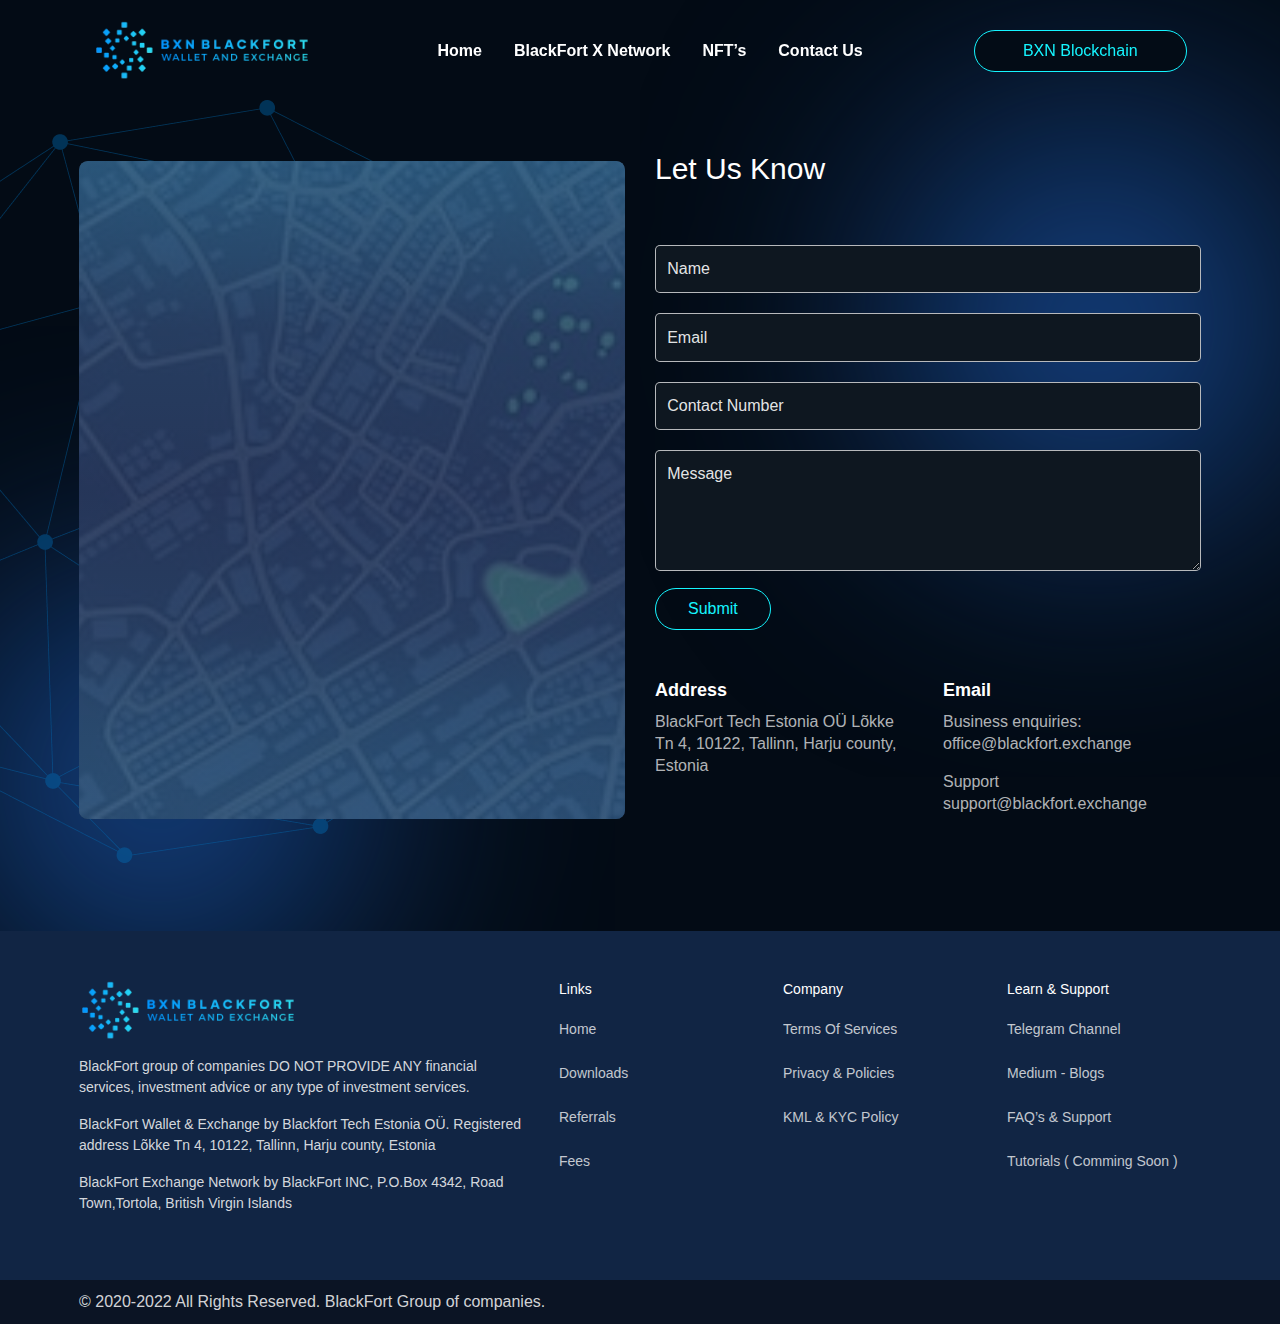
<file: contact.html>
<!DOCTYPE html>
<html lang="en">

<head>
    <meta charset="UTF-8">
    <meta http-equiv="X-UA-Compatible" content="IE=edge">
    <meta name="viewport" content="width=device-width, initial-scale=1.0">
    <link rel="shortcut icon" type="image/x-icon" href="./img/logo.png" />
    <link rel="stylesheet" href="https://cdn.jsdelivr.net/npm/bootstrap@4.0.0/dist/css/bootstrap.min.css"
        integrity="sha384-Gn5384xqQ1aoWXA+058RXPxPg6fy4IWvTNh0E263XmFcJlSAwiGgFAW/dAiS6JXm" crossorigin="anonymous">
    <link rel="stylesheet" href="https://stackpath.bootstrapcdn.com/font-awesome/4.7.0/css/font-awesome.min.css">
    <title>Blackfort Exchange</title>
    <link rel="stylesheet" href="./css/style.css">
    <link rel="stylesheet" href="./css/contact.css">
</head>

<body>
    <header>
        <nav class="navbar navbar-expand-lg fixed-top py-3 m-0" data-aos="fade-down" data-aos-delay="2300"
            data-aos-duration="500">
            <div class="container">
                <!-- Container wrapper -->
                <!-- Navbar brand -->
                <a class="navbar-brand" href="/">
                    <img src="./img/logo 1.png" class="img-fluid" alt=""></a>

                <!-- Toggle button -->
                <button class="navbar-toggler text-white" type="button" data-toggle="collapse" data-target="#navbarText"
                    aria-controls="navbarText" aria-expanded="false" aria-label="Toggle navigation">
                    <i class="fa fa-bars"></i>
                </button>

                <!-- Collapsible wrapper -->
                <div class="collapse navbar-collapse text-white" id="navbarText">
                    <ul class="navbar-nav me-auto mx-auto mb-2 mb-lg-0">
                        <li class="nav-item">
                            <a href="/" class="px-3 pt-2 btn-link">
                                Home
                            </a>
                        </li>
                        <li class="nav-item">
                            <a href="./xnetwork.html" class="px-3 pt-2 btn-link">
                                BlackFort X Network
                            </a>
                        </li>
                        <li class="nav-item">
                            <a href="./nft.html" class="px-3 pt-2 btn-link">
                                NFT’s
                            </a>
                        </li>
                        <li class="nav-item">
                            <a href="./nft.html" class="px-3 pt-2 btn-link">
                                Contact Us
                            </a>
                        </li>
                    </ul>
                    <ul class="navbar-nav mb-2 mb-lg-0">
                        <li class="nav-item">
                            <a href="./contact.html" style="color: #fff">
                                <button type="button" class="px-5 btn pt-2 contact-btn">
                                    BXN Blockchain
                                </button>
                            </a>
                        </li>
                    </ul>
                </div>
                <!-- Collapsible wrapper -->
            </div>
            </div>
        </nav>
    </header>

    <main style = "position: relative; background: url(./img/flat-bg3.svg) no-repeat; background-size: cover;">
        <!-- <section style = "position: absolute; top: 0; bottom: 0; right: 0; left: 0;z-index: 0">
            <div class="animation-wrapper"> <canvas id="animation-visual-canvas" width="1920" height="1000"></canvas></div>
        </section> -->
        <img src = "./img/ball.png" class = "img-fluid ball" />
        <section id="contact" style="padding: 150px 0 100px 0;">
            <div class="container">
                <div class="row">
                    <div class="col-lg-6 d-flex align-items-center justify-content-center">
                        <img src="./img/Contact Us/map.svg" class="img-fluid" alt="">
                    </div>
                    <div class="col-lg-6">
                        <h5 class="heading">Let Us Know</h5>

                        <form class="contact-form mt-5" action="" method="">
                            <div class="form-input">
                                <input type="text" placeholder="Name">
                            </div>
                            <div class="form-input">
                                <input type="email" placeholder="Email">
                            </div>
                            <div class="form-input">
                                <input type="tel" placeholder="Contact Number">
                            </div>
                            <div class="form-input">
                                <textarea name="" id="" rows="4" placeholder="Message"></textarea>
                            </div>
                            <div class="form-input">
                                <button type="submit">Submit</button>
                            </div>
                        </form>

                        <div class="mt-5">
                            <div class="row">
                                <div class="col-lg-6">
                                    <h6 class="contact-heading">Address</h6>
                                    <p class="contact-desc">BlackFort Tech Estonia OÜ
                                        Lõkke Tn 4, 10122, Tallinn, Harju county, Estonia</p>
                                </div>
                                <div class="col-lg-6">
                                    <h6 class="contact-heading">Email</h6>
                                    <p class="contact-desc">Business enquiries:
                                        office@blackfort.exchange </p>

                                    <p class="contact-desc">Support
                                        support@blackfort.exchange</p>
                                </div>
                            </div>
                        </div>
                    </div>
                </div>
            </div>
        </section>
    </main>

    <footer>
        <div class="container">
            <div class="footer-wrapper">
                <div class="row">
                    <div class="col-lg-5">
                        <img src="./img/logo 1.png" class="img-fluid" alt="">
                        <div class="footer-desc pt-3">
                            <p>BlackFort group of companies DO NOT PROVIDE ANY financial services,
                                investment advice or any type of investment services.</p>
                            <p>
                                BlackFort Wallet & Exchange by Blackfort Tech Estonia OÜ. Registered address
                                Lõkke Tn 4, 10122,
                                Tallinn, Harju county, Estonia </p>

                            <p>BlackFort Exchange Network by BlackFort INC,
                                P.O.Box 4342, Road Town,Tortola, British Virgin Islands
                            </p>
                        </div>
                    </div>
                    <div class="col-lg-7">
                        <div class="row">
                            <div class="col-lg-4">
                                <h5 class="footer-list-head">Links</h5>

                                <ul class="footer-list">
                                    <li><a href="/">Home</a></li>
                                    <li><a href="download.html">Downloads</a></li>
                                    <li><a href="referral.html">Referrals</a></li>
                                    <li><a href="fees.html">Fees</a></li>
                                </ul>
                            </div>
                            <div class="col-lg-4">
                                <h5 class="footer-list-head">Company</h5>

                                <ul class="footer-list">
                                    <li><a href="terms.html">Terms Of Services</a></li>
                                    <li><a href="privacy.html">Privacy & Policies</a></li>
                                    <li><a href="kyc.html">KML & KYC Policy</a></li>
                                </ul>
                            </div>
                            <div class="col-lg-4">
                                <h5 class="footer-list-head">Learn & Support</h5>

                                <ul class="footer-list">
                                    <li><a href="#">Telegram Channel</a></li>
                                    <li><a href="#">Medium - Blogs</a></li>
                                    <li><a href="#">FAQ’s & Support</a></li>
                                    <li><a href="#">Tutorials ( Comming Soon )</a></li>
                                </ul>
                            </div>
                        </div>
                    </div>
                </div>
            </div>
        </div>
        <div class="footer-bottom">
            <div class="container">
                <div>
                    <p class="my-auto">© 2020-2022 All Rights Reserved. BlackFort Group of companies.</p>
                </div>
            </div>
        </div>
    </footer>
    <script src="https://code.jquery.com/jquery-3.2.1.slim.min.js"
        integrity="sha384-KJ3o2DKtIkvYIK3UENzmM7KCkRr/rE9/Qpg6aAZGJwFDMVNA/GpGFF93hXpG5KkN"
        crossorigin="anonymous"></script>
    <script src="https://cdn.jsdelivr.net/npm/popper.js@1.12.9/dist/umd/popper.min.js"
        integrity="sha384-ApNbgh9B+Y1QKtv3Rn7W3mgPxhU9K/ScQsAP7hUibX39j7fakFPskvXusvfa0b4Q"
        crossorigin="anonymous"></script>
    <script src="https://cdn.jsdelivr.net/npm/bootstrap@4.0.0/dist/js/bootstrap.min.js"
        integrity="sha384-JZR6Spejh4U02d8jOt6vLEHfe/JQGiRRSQQxSfFWpi1MquVdAyjUar5+76PVCmYl"
        crossorigin="anonymous"></script>
    <script src="./js/main.js"></script>
    <script>
        $(window).scroll(function () {
            if ($(window).scrollTop() >= 50) {
                $('.navbar').css('background', '#030C16');
            } else {
                $('.navbar').css('background', 'transparent');
            }
        });
    </script>
</body>

</html>
</file>
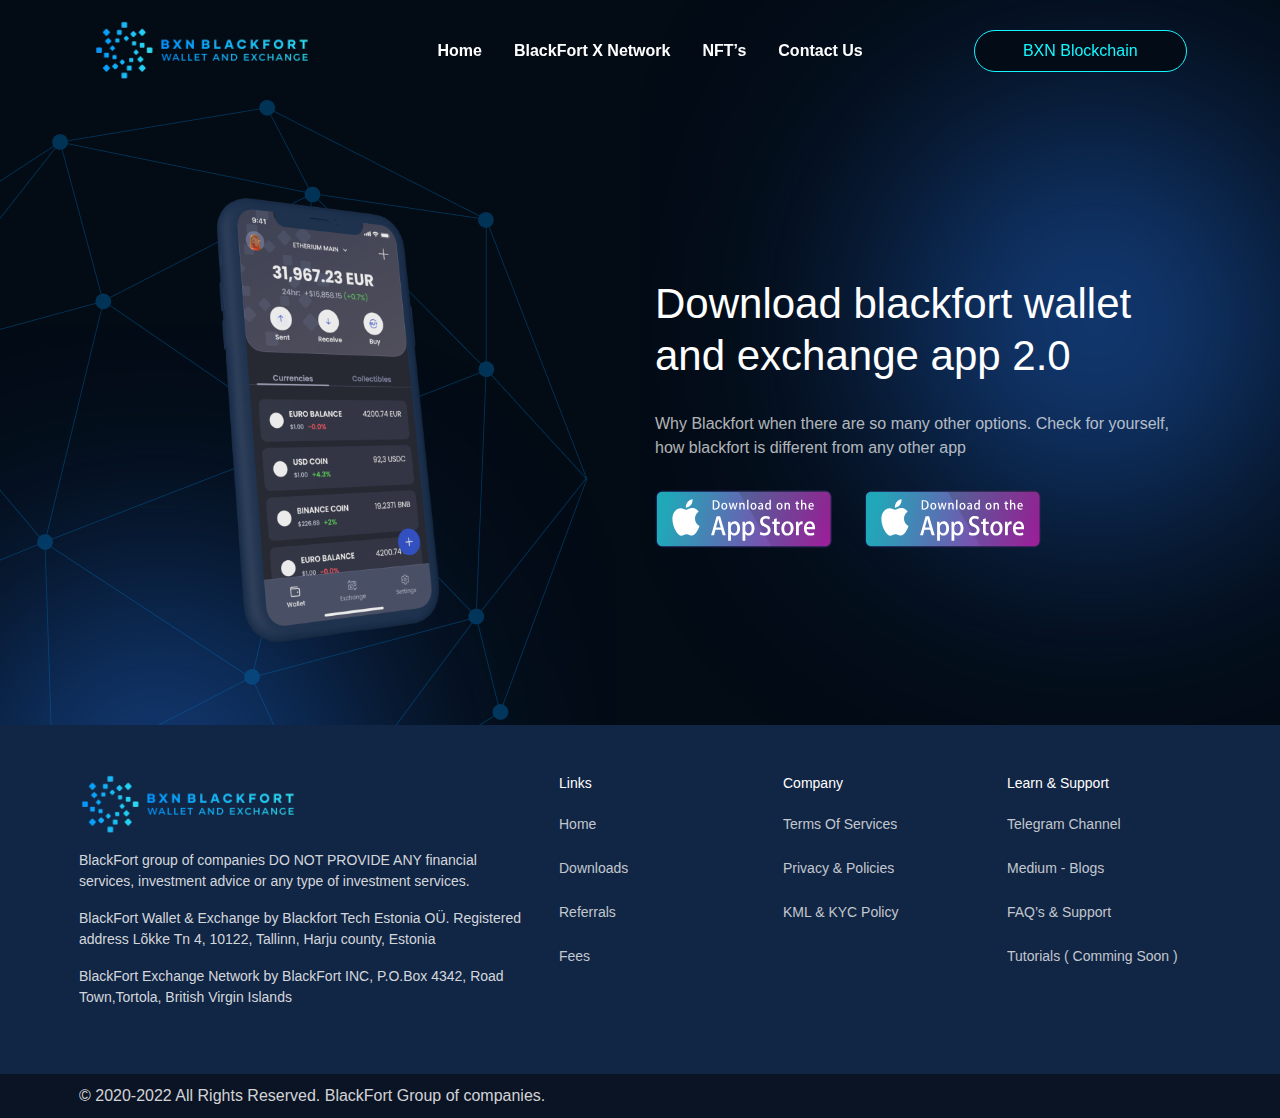
<file: download.html>
<!DOCTYPE html>
<html lang="en">

<head>
    <meta charset="UTF-8">
    <meta http-equiv="X-UA-Compatible" content="IE=edge">
    <meta name="viewport" content="width=device-width, initial-scale=1.0">
    <link rel="shortcut icon" type="image/x-icon" href="./img/logo.png" />
    <link rel="stylesheet" href="https://cdn.jsdelivr.net/npm/bootstrap@4.0.0/dist/css/bootstrap.min.css"
        integrity="sha384-Gn5384xqQ1aoWXA+058RXPxPg6fy4IWvTNh0E263XmFcJlSAwiGgFAW/dAiS6JXm" crossorigin="anonymous">
    <link rel="stylesheet" href="https://stackpath.bootstrapcdn.com/font-awesome/4.7.0/css/font-awesome.min.css">
    <title>Blackfort Exchange</title>
    <link rel="stylesheet" href="./css/style.css">
    <link rel="stylesheet" href="./css/download.css">
</head>

<body>
    <header>
        <nav class="navbar navbar-expand-lg fixed-top py-3 m-0" data-aos="fade-down" data-aos-delay="2300"
            data-aos-duration="500">
            <div class="container">
                <!-- Container wrapper -->
                <!-- Navbar brand -->
                <a class="navbar-brand" href="/">
                    <img src="./img/logo 1.png" class="img-fluid" alt=""></a>

                <!-- Toggle button -->
                <button class="navbar-toggler text-white" type="button" data-toggle="collapse" data-target="#navbarText"
                    aria-controls="navbarText" aria-expanded="false" aria-label="Toggle navigation">
                    <i class="fa fa-bars"></i>
                </button>

                <!-- Collapsible wrapper -->
                <div class="collapse navbar-collapse text-white" id="navbarText">
                    <ul class="navbar-nav me-auto mx-auto mb-2 mb-lg-0">
                        <li class="nav-item">
                            <a href="/" class="px-3 pt-2 btn-link">
                                Home
                            </a>
                        </li>
                        <li class="nav-item">
                            <a href="./xnetwork.html" class="px-3 pt-2 btn-link">
                                BlackFort X Network
                            </a>
                        </li>
                        <li class="nav-item">
                            <a href="./nft.html" class="px-3 pt-2 btn-link">
                                NFT’s
                            </a>
                        </li>
                        <li class="nav-item">
                            <a href="./nft.html" class="px-3 pt-2 btn-link">
                                Contact Us
                            </a>
                        </li>
                    </ul>
                    <ul class="navbar-nav mb-2 mb-lg-0">
                        <li class="nav-item">
                            <a href="./contact.html" style="color: #fff">
                                <button type="button" class="px-5 btn pt-2 contact-btn">
                                    BXN Blockchain
                                </button>
                            </a>
                        </li>
                    </ul>
                </div>
                <!-- Collapsible wrapper -->
            </div>
            </div>
        </nav>
    </header>

    <main style = "position: relative; overflow: hidden; background: url(./img/flat-bg3.svg) no-repeat; background-size: cover;">
        <img src = "./img/ball.png" class = "img-fluid ball" />
        <!-- <section style="position: absolute; top: 0; bottom: 0; right: 0; left: 0;z-index: 0">
            <div class="animation-wrapper"> <canvas id="animation-visual-canvas" width="1920" height="1000"></canvas>
            </div>
        </section> -->
        <section style="padding: 150px 0 50px 0">
            <div class="container">
                <div class="row">
                    <div class="col-lg-6 d-flex align-items-center justify-content-center">
                        <img src="./img/download/mobile.png" class="img-fluid" alt="">
                    </div>
                    <div class="col-lg-6 d-flex align-items-center justify-content-center">
                        <div>
                            <h3 class="download-head">Download blackfort wallet and exchange app 2.0</h3>
                            <p class="download-desc">Why Blackfort when there are so many other options. Check for
                                yourself, how blackfort is different from any other app</p>
                            <div class="d-flex mt-3">
                                <div class="store-icon">
                                    <img src="./img/download/app-store.svg" class="img-fluid" alt="">
                                </div>
                                <div class="google-icon">
                                    <img src="./img/download/app-store.svg" class="img-fluid" alt="">
                                </div>
                            </div>
                        </div>
                    </div>
                </div>
            </div>
        </section>
    </main>

    <footer>
        <div class="container">
            <div class="footer-wrapper">
                <div class="row">
                    <div class="col-lg-5">
                        <img src="./img/logo 1.png" class="img-fluid" alt="">
                        <div class="footer-desc pt-3">
                            <p>BlackFort group of companies DO NOT PROVIDE ANY financial services,
                                investment advice or any type of investment services.</p>
                            <p>
                                BlackFort Wallet & Exchange by Blackfort Tech Estonia OÜ. Registered address
                                Lõkke Tn 4, 10122,
                                Tallinn, Harju county, Estonia </p>

                            <p>BlackFort Exchange Network by BlackFort INC,
                                P.O.Box 4342, Road Town,Tortola, British Virgin Islands
                            </p>
                        </div>
                    </div>
                    <div class="col-lg-7">
                        <div class="row">
                            <div class="col-lg-4">
                                <h5 class="footer-list-head">Links</h5>

                                <ul class="footer-list">
                                    <li><a href="/">Home</a></li>
                                    <li><a href="download.html">Downloads</a></li>
                                    <li><a href="referral.html">Referrals</a></li>
                                    <li><a href="fees.html">Fees</a></li>
                                </ul>
                            </div>
                            <div class="col-lg-4">
                                <h5 class="footer-list-head">Company</h5>

                                <ul class="footer-list">
                                    <li><a href="terms.html">Terms Of Services</a></li>
                                    <li><a href="privacy.html">Privacy & Policies</a></li>
                                    <li><a href="kyc.html">KML & KYC Policy</a></li>
                                </ul>
                            </div>
                            <div class="col-lg-4">
                                <h5 class="footer-list-head">Learn & Support</h5>

                                <ul class="footer-list">
                                    <li><a href="#">Telegram Channel</a></li>
                                    <li><a href="#">Medium - Blogs</a></li>
                                    <li><a href="#">FAQ’s & Support</a></li>
                                    <li><a href="#">Tutorials ( Comming Soon )</a></li>
                                </ul>
                            </div>
                        </div>
                    </div>
                </div>
            </div>
        </div>
        <div class="footer-bottom">
            <div class="container">
                <div>
                    <p class="my-auto">© 2020-2022 All Rights Reserved. BlackFort Group of companies.</p>
                </div>
            </div>
        </div>
    </footer>

    <script src="https://code.jquery.com/jquery-3.2.1.slim.min.js"
        integrity="sha384-KJ3o2DKtIkvYIK3UENzmM7KCkRr/rE9/Qpg6aAZGJwFDMVNA/GpGFF93hXpG5KkN"
        crossorigin="anonymous"></script>
    <script src="https://cdn.jsdelivr.net/npm/popper.js@1.12.9/dist/umd/popper.min.js"
        integrity="sha384-ApNbgh9B+Y1QKtv3Rn7W3mgPxhU9K/ScQsAP7hUibX39j7fakFPskvXusvfa0b4Q"
        crossorigin="anonymous"></script>
    <script src="https://cdn.jsdelivr.net/npm/bootstrap@4.0.0/dist/js/bootstrap.min.js"
        integrity="sha384-JZR6Spejh4U02d8jOt6vLEHfe/JQGiRRSQQxSfFWpi1MquVdAyjUar5+76PVCmYl"
        crossorigin="anonymous"></script>
    <script src="./js/main.js"></script>
    <script>
        $(window).scroll(function () {
            if ($(window).scrollTop() >= 50) {
                $('.navbar').css('background', '#030C16');
            } else {
                $('.navbar').css('background', 'transparent');
            }
        });
    </script>
</body>

</html>
</file>
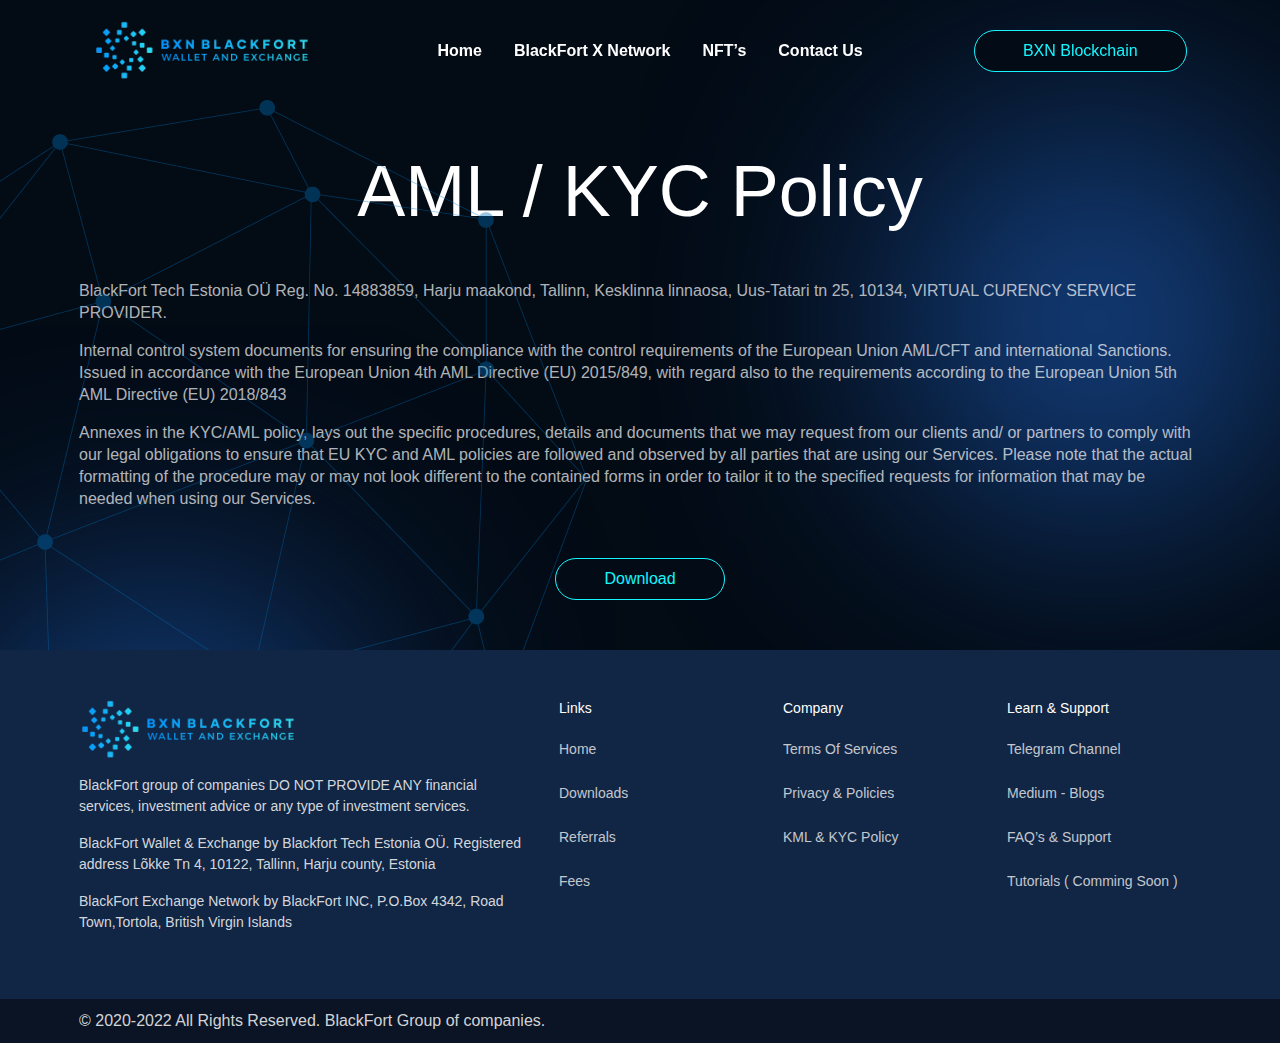
<file: kyc.html>
<!DOCTYPE html>
<html lang="en">

<head>
    <meta charset="UTF-8">
    <meta http-equiv="X-UA-Compatible" content="IE=edge">
    <meta name="viewport" content="width=device-width, initial-scale=1.0">
    <link rel="shortcut icon" type="image/x-icon" href="./img/logo.png" />
    <link rel="stylesheet" href="https://cdn.jsdelivr.net/npm/bootstrap@4.0.0/dist/css/bootstrap.min.css"
        integrity="sha384-Gn5384xqQ1aoWXA+058RXPxPg6fy4IWvTNh0E263XmFcJlSAwiGgFAW/dAiS6JXm" crossorigin="anonymous">
    <link rel="stylesheet" href="https://stackpath.bootstrapcdn.com/font-awesome/4.7.0/css/font-awesome.min.css">
    <title>Blackfort Exchange</title>
    <link rel="stylesheet" href="./css/style.css">
    <link rel="stylesheet" href="./css/kyc.css">
</head>

<body>
    <header>
        <nav class="navbar navbar-expand-lg fixed-top py-3 m-0" data-aos="fade-down" data-aos-delay="2300"
            data-aos-duration="500">
            <div class="container">
                <!-- Container wrapper -->
                <!-- Navbar brand -->
                <a class="navbar-brand" href="/">
                    <img src="./img/logo 1.png" class="img-fluid" alt=""></a>

                <!-- Toggle button -->
                <button class="navbar-toggler text-white" type="button" data-toggle="collapse" data-target="#navbarText"
                    aria-controls="navbarText" aria-expanded="false" aria-label="Toggle navigation">
                    <i class="fa fa-bars"></i>
                </button>

                <!-- Collapsible wrapper -->
                <div class="collapse navbar-collapse text-white" id="navbarText">
                    <ul class="navbar-nav me-auto mx-auto mb-2 mb-lg-0">
                        <li class="nav-item">
                            <a href="/" class="px-3 pt-2 btn-link">
                                Home
                            </a>
                        </li>
                        <li class="nav-item">
                            <a href="./xnetwork.html" class="px-3 pt-2 btn-link">
                                BlackFort X Network
                            </a>
                        </li>
                        <li class="nav-item">
                            <a href="./nft.html" class="px-3 pt-2 btn-link">
                                NFT’s
                            </a>
                        </li>
                        <li class="nav-item">
                            <a href="./nft.html" class="px-3 pt-2 btn-link">
                                Contact Us
                            </a>
                        </li>
                    </ul>
                    <ul class="navbar-nav mb-2 mb-lg-0">
                        <li class="nav-item">
                            <a href="./contact.html" style="color: #fff">
                                <button type="button" class="px-5 btn pt-2 contact-btn">
                                    BXN Blockchain
                                </button>
                            </a>
                        </li>
                    </ul>
                </div>
                <!-- Collapsible wrapper -->
            </div>
            </div>
        </nav>
    </header>

    <main style = "position: relative; overflow: hidden; background: url(./img/flat-bg3.svg) no-repeat; background-size: cover;">
        <img src = "./img/ball.png" class = "img-fluid ball" />
        <!-- <section style="position: absolute; top: 0; bottom: 0; right: 0; left: 0;z-index: 0; background: transparent">
            <div class="animation-wrapper"> <canvas id="animation-visual-canvas" width="1920" height="1000"></canvas>
            </div>
        </section> -->
        <section style="padding: 150px 0 50px 0; z-index: 2">
            <div class="container">
                <h1 class="heading">AML / KYC Policy</h1>

                <div class="mt-5">
                    <p class="kyc-desc">
                        BlackFort Tech Estonia OÜ Reg. No. 14883859, Harju maakond, Tallinn, Kesklinna linnaosa,
                        Uus-Tatari tn 25, 10134, VIRTUAL CURENCY SERVICE PROVIDER.
                    </p>

                    <p class="kyc-desc">
                        Internal control system documents for ensuring the compliance with the control requirements of
                        the European Union AML/CFT and international Sanctions. Issued in accordance with the European
                        Union 4th AML Directive (EU) 2015/849, with regard also to the requirements according to the
                        European Union 5th AML Directive (EU) 2018/843
                    </p>

                    <p class="kyc-desc">
                        Annexes in the KYC/AML policy, lays out the specific procedures, details and documents that we
                        may request from our clients and/ or partners to comply with our legal obligations to ensure
                        that EU KYC and AML policies are followed and observed by all parties that are using our
                        Services. Please note that the actual formatting of the procedure may or may not look different
                        to the contained forms in order to tailor it to the specified requests for information that may
                        be needed when using our Services.
                    </p>
                </div>

                <div class="text-center mt-5">
                    <a href="./contact.html" style="color: #fff">
                        <button type="button" class="px-5 btn pt-2 contact-btn">
                            Download
                        </button>
                    </a>
                </div>
            </div>
        </section>
    </main>

    <footer>
        <div class="container">
            <div class="footer-wrapper">
                <div class="row">
                    <div class="col-lg-5">
                        <img src="./img/logo 1.png" class="img-fluid" alt="">
                        <div class="footer-desc pt-3">
                            <p>BlackFort group of companies DO NOT PROVIDE ANY financial services,
                                investment advice or any type of investment services.</p>
                            <p>
                                BlackFort Wallet & Exchange by Blackfort Tech Estonia OÜ. Registered address
                                Lõkke Tn 4, 10122,
                                Tallinn, Harju county, Estonia </p>

                            <p>BlackFort Exchange Network by BlackFort INC,
                                P.O.Box 4342, Road Town,Tortola, British Virgin Islands
                            </p>
                        </div>
                    </div>
                    <div class="col-lg-7">
                        <div class="row">
                            <div class="col-lg-4">
                                <h5 class="footer-list-head">Links</h5>

                                <ul class="footer-list">
                                    <li><a href="/">Home</a></li>
                                    <li><a href="download.html">Downloads</a></li>
                                    <li><a href="referral.html">Referrals</a></li>
                                    <li><a href="fees.html">Fees</a></li>
                                </ul>
                            </div>
                            <div class="col-lg-4">
                                <h5 class="footer-list-head">Company</h5>

                                <ul class="footer-list">
                                    <li><a href="terms.html">Terms Of Services</a></li>
                                    <li><a href="privacy.html">Privacy & Policies</a></li>
                                    <li><a href="kyc.html">KML & KYC Policy</a></li>
                                </ul>
                            </div>
                            <div class="col-lg-4">
                                <h5 class="footer-list-head">Learn & Support</h5>

                                <ul class="footer-list">
                                    <li><a href="#">Telegram Channel</a></li>
                                    <li><a href="#">Medium - Blogs</a></li>
                                    <li><a href="#">FAQ’s & Support</a></li>
                                    <li><a href="#">Tutorials ( Comming Soon )</a></li>
                                </ul>
                            </div>
                        </div>
                    </div>
                </div>
            </div>
        </div>
        <div class="footer-bottom">
            <div class="container">
                <div>
                    <p class="my-auto">© 2020-2022 All Rights Reserved. BlackFort Group of companies.</p>
                </div>
            </div>
        </div>
    </footer>

    <script src="https://code.jquery.com/jquery-3.2.1.slim.min.js"
        integrity="sha384-KJ3o2DKtIkvYIK3UENzmM7KCkRr/rE9/Qpg6aAZGJwFDMVNA/GpGFF93hXpG5KkN"
        crossorigin="anonymous"></script>
    <script src="https://cdn.jsdelivr.net/npm/popper.js@1.12.9/dist/umd/popper.min.js"
        integrity="sha384-ApNbgh9B+Y1QKtv3Rn7W3mgPxhU9K/ScQsAP7hUibX39j7fakFPskvXusvfa0b4Q"
        crossorigin="anonymous"></script>
    <script src="https://cdn.jsdelivr.net/npm/bootstrap@4.0.0/dist/js/bootstrap.min.js"
        integrity="sha384-JZR6Spejh4U02d8jOt6vLEHfe/JQGiRRSQQxSfFWpi1MquVdAyjUar5+76PVCmYl"
        crossorigin="anonymous"></script>
    <script src="./js/main.js"></script>
    <script>
        $(window).scroll(function () {
            if ($(window).scrollTop() >= 50) {
                $('.navbar').css('background', '#030C16');
            } else {
                $('.navbar').css('background', 'transparent');
            }
        });
    </script>
</body>

</html>
</file>
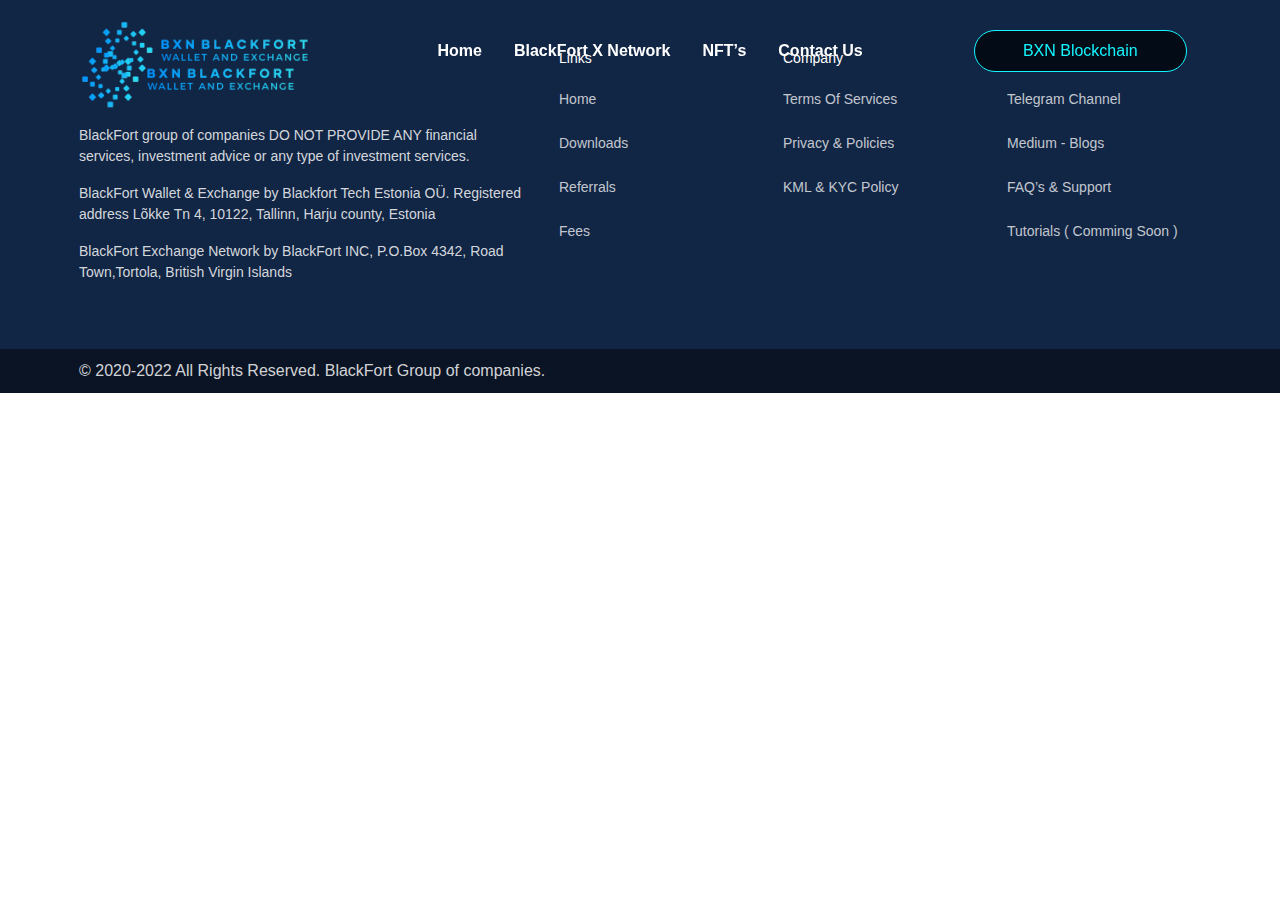
<file: layout.html>
<!DOCTYPE html>
<html lang="en">
<head>
    <meta charset="UTF-8">
    <meta http-equiv="X-UA-Compatible" content="IE=edge">
    <meta name="viewport" content="width=device-width, initial-scale=1.0">
    <link rel="shortcut icon" type="image/x-icon" href="./img/logo.png" />
    <link rel="stylesheet" href="https://cdn.jsdelivr.net/npm/bootstrap@4.0.0/dist/css/bootstrap.min.css"
    integrity="sha384-Gn5384xqQ1aoWXA+058RXPxPg6fy4IWvTNh0E263XmFcJlSAwiGgFAW/dAiS6JXm" crossorigin="anonymous">
    <link rel="stylesheet" href="https://stackpath.bootstrapcdn.com/font-awesome/4.7.0/css/font-awesome.min.css">
    <title>Blackfort Exchange</title>
    <link rel="stylesheet" href="./css/style.css">
    <!-- <link rel="stylesheet" href="./css/home.css"> -->
</head>
<body>
    <header>
        <nav class="navbar navbar-expand-lg fixed-top py-3 m-0" data-aos="fade-down" data-aos-delay="2300"
            data-aos-duration="500">
            <div class="container">
                <!-- Container wrapper -->
                <!-- Navbar brand -->
                <a class="navbar-brand" href="/">
                    <img src="./img/logo 1.png" class="img-fluid" alt=""></a>

                <!-- Toggle button -->
                <button class="navbar-toggler text-white" type="button" data-toggle="collapse" data-target="#navbarText"
                    aria-controls="navbarText" aria-expanded="false" aria-label="Toggle navigation">
                    <i class="fa fa-bars"></i>
                </button>

                <!-- Collapsible wrapper -->
                <div class="collapse navbar-collapse text-white" id="navbarText">
                    <ul class="navbar-nav me-auto mx-auto mb-2 mb-lg-0">
                        <li class="nav-item">
                            <a href="/" class="px-3 pt-2 btn-link">
                                Home
                            </a>
                        </li>
                        <li class="nav-item">
                            <a href="./xnetwork.html" class="px-3 pt-2 btn-link">
                                BlackFort X Network
                            </a>
                        </li>
                        <li class="nav-item">
                            <a href="./nft.html" class="px-3 pt-2 btn-link">
                                NFT’s
                            </a>
                        </li>
                        <li class="nav-item">
                            <a href="./nft.html" class="px-3 pt-2 btn-link">
                                Contact Us
                            </a>
                        </li>
                    </ul>
                    <ul class="navbar-nav mb-2 mb-lg-0">
                        <li class="nav-item">
                            <a href="./contact.html" style="color: #fff">
                                <button type="button" class="px-5 btn pt-2 contact-btn">
                                    BXN Blockchain
                                </button>
                            </a>
                        </li>
                    </ul>
                </div>
                <!-- Collapsible wrapper -->
            </div>
            </div>
        </nav>
    </header>

    <main>

    </main>

    <footer>
        <div class="container">
            <div class="footer-wrapper">
                <div class="row">
                    <div class="col-lg-5">
                        <img src="./img/logo 1.png" class="img-fluid" alt="">
                        <div class="footer-desc pt-3">
                            <p>BlackFort group of companies DO NOT PROVIDE ANY financial services,
                                investment advice or any type of investment services.</p>
                            <p>
                                BlackFort Wallet & Exchange by Blackfort Tech Estonia OÜ. Registered address
                                Lõkke Tn 4, 10122,
                                Tallinn, Harju county, Estonia </p>

                            <p>BlackFort Exchange Network by BlackFort INC,
                                P.O.Box 4342, Road Town,Tortola, British Virgin Islands
                            </p>
                        </div>
                    </div>
                    <div class="col-lg-7">
                        <div class="row">
                            <div class="col-lg-4">
                                <h5 class="footer-list-head">Links</h5>

                                <ul class="footer-list">
                                    <li><a href="/">Home</a></li>
                                    <li><a href="download.html">Downloads</a></li>
                                    <li><a href="referral.html">Referrals</a></li>
                                    <li><a href="fees.html">Fees</a></li>
                                </ul>
                            </div>
                            <div class="col-lg-4">
                                <h5 class="footer-list-head">Company</h5>

                                <ul class="footer-list">
                                    <li><a href="terms.html">Terms Of Services</a></li>
                                    <li><a href="privacy.html">Privacy & Policies</a></li>
                                    <li><a href="kyc.html">KML & KYC Policy</a></li>
                                </ul>
                            </div>
                            <div class="col-lg-4">
                                <h5 class="footer-list-head">Learn & Support</h5>

                                <ul class="footer-list">
                                    <li><a href="#">Telegram Channel</a></li>
                                    <li><a href="#">Medium - Blogs</a></li>
                                    <li><a href="#">FAQ’s & Support</a></li>
                                    <li><a href="#">Tutorials ( Comming Soon )</a></li>
                                </ul>
                            </div>
                        </div>
                    </div>
                </div>
            </div>
        </div>
        <div class="footer-bottom">
            <div class="container">
                <div>
                    <p class="my-auto">© 2020-2022 All Rights Reserved. BlackFort Group of companies.</p>
                </div>
            </div>
        </div>
    </footer>

    <script src="https://code.jquery.com/jquery-3.2.1.slim.min.js"
        integrity="sha384-KJ3o2DKtIkvYIK3UENzmM7KCkRr/rE9/Qpg6aAZGJwFDMVNA/GpGFF93hXpG5KkN"
        crossorigin="anonymous"></script>
    <script src="https://cdn.jsdelivr.net/npm/popper.js@1.12.9/dist/umd/popper.min.js"
        integrity="sha384-ApNbgh9B+Y1QKtv3Rn7W3mgPxhU9K/ScQsAP7hUibX39j7fakFPskvXusvfa0b4Q"
        crossorigin="anonymous"></script>
    <script src="https://cdn.jsdelivr.net/npm/bootstrap@4.0.0/dist/js/bootstrap.min.js"
        integrity="sha384-JZR6Spejh4U02d8jOt6vLEHfe/JQGiRRSQQxSfFWpi1MquVdAyjUar5+76PVCmYl"
        crossorigin="anonymous"></script>
        <script>
            $(window).scroll(function () {
                if ($(window).scrollTop() >= 50) {
                    $('.navbar').css('background', '#030C16');
                } else {
                    $('.navbar').css('background', 'transparent');
                }
            });
        </script>
</body>
</html>
</file>
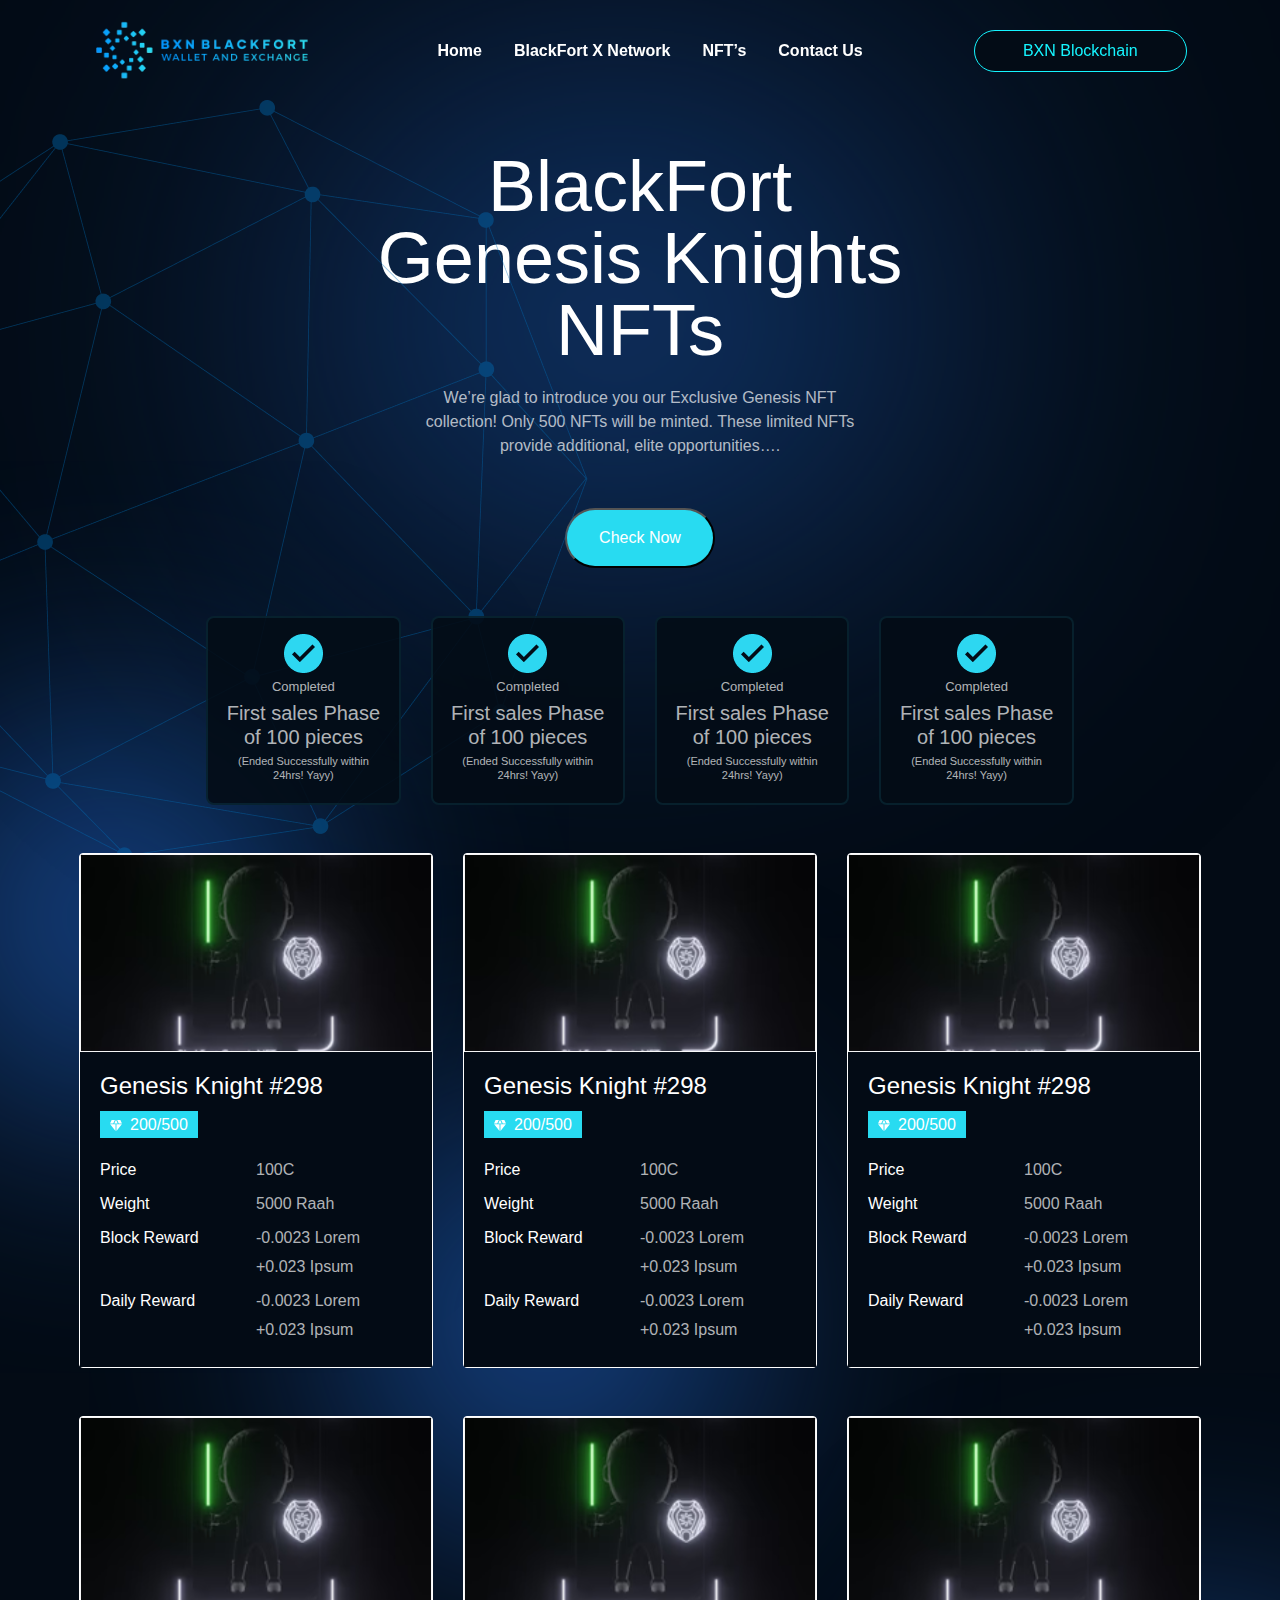
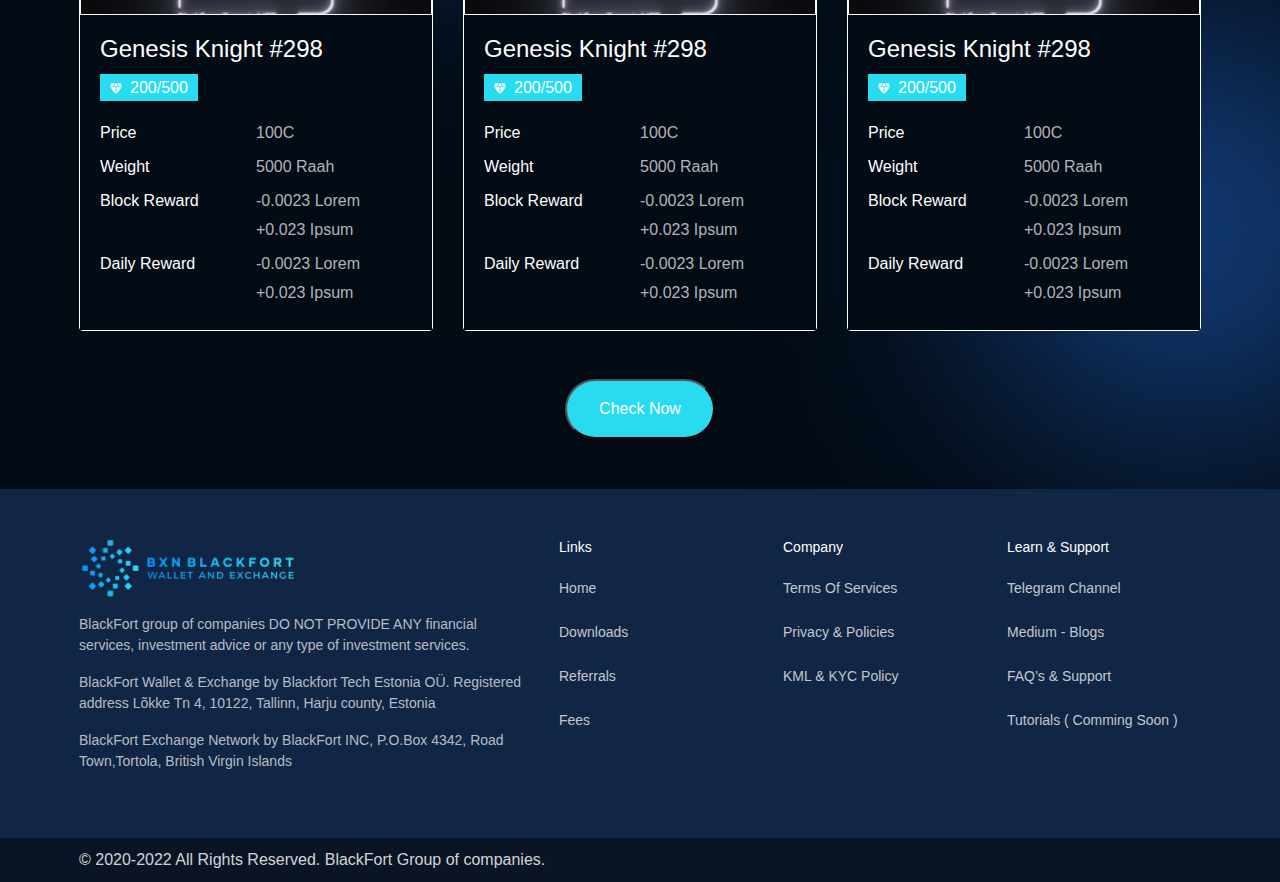
<file: nft.html>
<!DOCTYPE html>
<html lang="en">

<head>
    <meta charset="UTF-8">
    <meta http-equiv="X-UA-Compatible" content="IE=edge">
    <meta name="viewport" content="width=device-width, initial-scale=1.0">
    <link rel="shortcut icon" type="image/x-icon" href="./img/logo.png" />
    <link rel="stylesheet" href="https://cdn.jsdelivr.net/npm/bootstrap@4.0.0/dist/css/bootstrap.min.css"
        integrity="sha384-Gn5384xqQ1aoWXA+058RXPxPg6fy4IWvTNh0E263XmFcJlSAwiGgFAW/dAiS6JXm" crossorigin="anonymous">
    <link rel="stylesheet" href="https://stackpath.bootstrapcdn.com/font-awesome/4.7.0/css/font-awesome.min.css">
    <title>Blackfort Exchange</title>
    <link rel="stylesheet" href="./css/style.css">
    <link rel="stylesheet" href="./css/nft.css">
</head>

<body>
    <header>
        <nav class="navbar navbar-expand-lg fixed-top py-3 m-0" data-aos="fade-down" data-aos-delay="2300"
            data-aos-duration="500">
            <div class="container">
                <!-- Container wrapper -->
                <!-- Navbar brand -->
                <a class="navbar-brand" href="/">
                    <img src="./img/logo 1.png" class="img-fluid" alt=""></a>

                <!-- Toggle button -->
                <button class="navbar-toggler text-white" type="button" data-toggle="collapse" data-target="#navbarText"
                    aria-controls="navbarText" aria-expanded="false" aria-label="Toggle navigation">
                    <i class="fa fa-bars"></i>
                </button>

                <!-- Collapsible wrapper -->
                <div class="collapse navbar-collapse text-white" id="navbarText">
                    <ul class="navbar-nav me-auto mx-auto mb-2 mb-lg-0">
                        <li class="nav-item">
                            <a href="/" class="px-3 pt-2 btn-link">
                                Home
                            </a>
                        </li>
                        <li class="nav-item">
                            <a href="./xnetwork.html" class="px-3 pt-2 btn-link">
                                BlackFort X Network
                            </a>
                        </li>
                        <li class="nav-item">
                            <a href="./nft.html" class="px-3 pt-2 btn-link">
                                NFT’s
                            </a>
                        </li>
                        <li class="nav-item">
                            <a href="./nft.html" class="px-3 pt-2 btn-link">
                                Contact Us
                            </a>
                        </li>
                    </ul>
                    <ul class="navbar-nav mb-2 mb-lg-0">
                        <li class="nav-item">
                            <a href="./contact.html" style="color: #fff">
                                <button type="button" class="px-5 btn pt-2 contact-btn">
                                    BXN Blockchain
                                </button>
                            </a>
                        </li>
                    </ul>
                </div>
                <!-- Collapsible wrapper -->
            </div>
            </div>
        </nav>
    </header>

    <main style="position: relative; background: url(./img/flat-bg2.svg) no-repeat; background-size: cover;">
        <!-- <section style="position: absolute; top: 0; bottom: 0; right: 0; left: 0;z-index: 0; background: transparent">
            <div class="animation-wrapper"> <canvas id="animation-visual-canvas" width="1920" height="1000"></canvas>
            </div>
        </section> -->
        <img src = "./img/ball.png" class = "img-fluid ball" />
        <section id="nft" style="padding: 150px 0 50px 0">
            <div class="container">
                <h1 class="heading text-white text-center">BlackFort Genesis Knights NFTs</h1>
                <p class="section-desc">We’re glad to introduce you our Exclusive Genesis NFT collection! Only 500 NFTs
                    will be minted. These limited NFTs provide additional, elite opportunities….</p>

                <div class="text-center">
                    <button class="blue">Check Now</button>
                </div>

                <div class="mt-5">
                    <div class="row roadmap-row">
                        <div class="col-lg-3">
                            <div class="roadmap-item">
                                <img src="./img/nft/icons/tick.png" class="roadmap-icon" alt="">
                                <p class="roadmap-item-status">Completed</p>
                                <p class="roadmap-item-desc">First sales Phase of 100 pieces</p>
                                <p class="roadmap-item-tag">(Ended Successfully within 24hrs! Yayy)</p>
                            </div>
                        </div>
                        <div class="col-lg-3">
                            <div class="roadmap-item">
                                <img src="./img/nft/icons/tick.png" class="roadmap-icon" alt="">
                                <p class="roadmap-item-status">Completed</p>
                                <p class="roadmap-item-desc">First sales Phase of 100 pieces</p>
                                <p class="roadmap-item-tag">(Ended Successfully within 24hrs! Yayy)</p>
                            </div>
                        </div>
                        <div class="col-lg-3">
                            <div class="roadmap-item">
                                <img src="./img/nft/icons/tick.png" class="roadmap-icon" alt="">
                                <p class="roadmap-item-status">Completed</p>
                                <p class="roadmap-item-desc">First sales Phase of 100 pieces</p>
                                <p class="roadmap-item-tag">(Ended Successfully within 24hrs! Yayy)</p>
                            </div>
                        </div>
                        <div class="col-lg-3">
                            <div class="roadmap-item">
                                <img src="./img/nft/icons/tick.png" class="roadmap-icon" alt="">
                                <p class="roadmap-item-status">Completed</p>
                                <p class="roadmap-item-desc">First sales Phase of 100 pieces</p>
                                <p class="roadmap-item-tag">(Ended Successfully within 24hrs! Yayy)</p>
                            </div>
                        </div>
                    </div>
                </div>

                <div class="mt-5">
                    <div class="row mt-5">
                        <div class="col-lg-4">
                            <div class="card" style="width: 100%;">
                                <img class="card-img-top" src="./img/nft/nft.svg" alt="Card image cap">
                                <div class="card-body nft-card-body">
                                    <h5 class="card-title nft-card-title">Genesis Knight #298</h5>
                                    <span class="nft-card-badge"><img src="./img/nft/icons/diamond.svg"
                                            class="img-fluid mr-2" alt="">200/500 </span>
                                    <div class="d-flex mt-3">
                                        <div style="flex:1">
                                            <p class="text-white">Price</p>
                                        </div>
                                        <div style="flex:1">
                                            <p style = "color: rgba(255,255,255,0.7)">100C</p>
                                        </div>
                                    </div>
                                    <div class="d-flex">
                                        <div style="flex:1">
                                            <p class="text-white">Weight</p>
                                        </div>
                                        <div style="flex:1">
                                            <p style = "color: rgba(255,255,255,0.7)">5000 Raah</p>
                                        </div>
                                    </div>
                                    <div class="d-flex">
                                        <div style="flex:1">
                                            <p class="text-white">Block Reward</p>
                                        </div>
                                        <div style="flex:1">
                                            <p style = "color: rgba(255,255,255,0.7)">-0.0023 Lorem</p>
                                            <p style = "color: rgba(255,255,255,0.7)">+0.023 Ipsum</p>
                                        </div>
                                    </div>
                                    <div class="d-flex">
                                        <div style="flex:1">
                                            <p class="text-white">Daily Reward</p>
                                        </div>
                                        <div style="flex:1">
                                            <p style = "color: rgba(255,255,255,0.7)">-0.0023 Lorem</p>
                                            <p style = "color: rgba(255,255,255,0.7)">+0.023 Ipsum</p>
                                        </div>
                                    </div>
                                </div>
                            </div>
                        </div>
                        <div class="col-lg-4">
                            <div class="card" style="width: 100%;">
                                <img class="card-img-top" src="./img/nft/nft.svg" alt="Card image cap">
                                <div class="card-body nft-card-body">
                                    <h5 class="card-title nft-card-title">Genesis Knight #298</h5>
                                    <span class="nft-card-badge"><img src="./img/nft/icons/diamond.svg"
                                            class="img-fluid mr-2" alt="">200/500 </span>
                                    <div class="d-flex mt-3">
                                        <div style="flex:1">
                                            <p class="text-white">Price</p>
                                        </div>
                                        <div style="flex:1">
                                            <p style = "color: rgba(255,255,255,0.7)">100C</p>
                                        </div>
                                    </div>
                                    <div class="d-flex">
                                        <div style="flex:1">
                                            <p class="text-white">Weight</p>
                                        </div>
                                        <div style="flex:1">
                                            <p style = "color: rgba(255,255,255,0.7)">5000 Raah</p>
                                        </div>
                                    </div>
                                    <div class="d-flex">
                                        <div style="flex:1">
                                            <p class="text-white">Block Reward</p>
                                        </div>
                                        <div style="flex:1">
                                            <p style = "color: rgba(255,255,255,0.7)">-0.0023 Lorem</p>
                                            <p style = "color: rgba(255,255,255,0.7)">+0.023 Ipsum</p>
                                        </div>
                                    </div>
                                    <div class="d-flex">
                                        <div style="flex:1">
                                            <p class="text-white">Daily Reward</p>
                                        </div>
                                        <div style="flex:1">
                                            <p style = "color: rgba(255,255,255,0.7)">-0.0023 Lorem</p>
                                            <p style = "color: rgba(255,255,255,0.7)">+0.023 Ipsum</p>
                                        </div>
                                    </div>
                                </div>
                            </div>
                        </div>
                        <div class="col-lg-4">
                            <div class="card" style="width: 100%;">
                                <img class="card-img-top" src="./img/nft/nft.svg" alt="Card image cap">
                                <div class="card-body nft-card-body">
                                    <h5 class="card-title nft-card-title">Genesis Knight #298</h5>
                                    <span class="nft-card-badge"><img src="./img/nft/icons/diamond.svg"
                                            class="img-fluid mr-2" alt="">200/500 </span>
                                    <div class="d-flex mt-3">
                                        <div style="flex:1">
                                            <p class="text-white">Price</p>
                                        </div>
                                        <div style="flex:1">
                                            <p style = "color: rgba(255,255,255,0.7)">100C</p>
                                        </div>
                                    </div>
                                    <div class="d-flex">
                                        <div style="flex:1">
                                            <p class="text-white">Weight</p>
                                        </div>
                                        <div style="flex:1">
                                            <p style = "color: rgba(255,255,255,0.7)">5000 Raah</p>
                                        </div>
                                    </div>
                                    <div class="d-flex">
                                        <div style="flex:1">
                                            <p class="text-white">Block Reward</p>
                                        </div>
                                        <div style="flex:1">
                                            <p style = "color: rgba(255,255,255,0.7)">-0.0023 Lorem</p>
                                            <p style = "color: rgba(255,255,255,0.7)">+0.023 Ipsum</p>
                                        </div>
                                    </div>
                                    <div class="d-flex">
                                        <div style="flex:1">
                                            <p class="text-white">Daily Reward</p>
                                        </div>
                                        <div style="flex:1">
                                            <p style = "color: rgba(255,255,255,0.7)">-0.0023 Lorem</p>
                                            <p style = "color: rgba(255,255,255,0.7)">+0.023 Ipsum</p>
                                        </div>
                                    </div>
                                </div>
                            </div>
                        </div>
                    </div>
                    <div class="row mt-5">
                        <div class="col-lg-4">
                            <div class="card" style="width: 100%;">
                                <img class="card-img-top" src="./img/nft/nft.svg" alt="Card image cap">
                                <div class="card-body nft-card-body">
                                    <h5 class="card-title nft-card-title">Genesis Knight #298</h5>
                                    <span class="nft-card-badge"><img src="./img/nft/icons/diamond.svg"
                                            class="img-fluid mr-2" alt="">200/500 </span>
                                    <div class="d-flex mt-3">
                                        <div style="flex:1">
                                            <p class="text-white">Price</p>
                                        </div>
                                        <div style="flex:1">
                                            <p style = "color: rgba(255,255,255,0.7)">100C</p>
                                        </div>
                                    </div>
                                    <div class="d-flex">
                                        <div style="flex:1">
                                            <p class="text-white">Weight</p>
                                        </div>
                                        <div style="flex:1">
                                            <p style = "color: rgba(255,255,255,0.7)">5000 Raah</p>
                                        </div>
                                    </div>
                                    <div class="d-flex">
                                        <div style="flex:1">
                                            <p class="text-white">Block Reward</p>
                                        </div>
                                        <div style="flex:1">
                                            <p style = "color: rgba(255,255,255,0.7)">-0.0023 Lorem</p>
                                            <p style = "color: rgba(255,255,255,0.7)">+0.023 Ipsum</p>
                                        </div>
                                    </div>
                                    <div class="d-flex">
                                        <div style="flex:1">
                                            <p class="text-white">Daily Reward</p>
                                        </div>
                                        <div style="flex:1">
                                            <p style = "color: rgba(255,255,255,0.7)">-0.0023 Lorem</p>
                                            <p style = "color: rgba(255,255,255,0.7)">+0.023 Ipsum</p>
                                        </div>
                                    </div>
                                </div>
                            </div>
                        </div>
                        <div class="col-lg-4">
                            <div class="card" style="width: 100%;">
                                <img class="card-img-top" src="./img/nft/nft.svg" alt="Card image cap">
                                <div class="card-body nft-card-body">
                                    <h5 class="card-title nft-card-title">Genesis Knight #298</h5>
                                    <span class="nft-card-badge"><img src="./img/nft/icons/diamond.svg"
                                            class="img-fluid mr-2" alt="">200/500 </span>
                                    <div class="d-flex mt-3">
                                        <div style="flex:1">
                                            <p class="text-white">Price</p>
                                        </div>
                                        <div style="flex:1">
                                            <p style = "color: rgba(255,255,255,0.7)">100C</p>
                                        </div>
                                    </div>
                                    <div class="d-flex">
                                        <div style="flex:1">
                                            <p class="text-white">Weight</p>
                                        </div>
                                        <div style="flex:1">
                                            <p style = "color: rgba(255,255,255,0.7)">5000 Raah</p>
                                        </div>
                                    </div>
                                    <div class="d-flex">
                                        <div style="flex:1">
                                            <p class="text-white">Block Reward</p>
                                        </div>
                                        <div style="flex:1">
                                            <p style = "color: rgba(255,255,255,0.7)">-0.0023 Lorem</p>
                                            <p style = "color: rgba(255,255,255,0.7)">+0.023 Ipsum</p>
                                        </div>
                                    </div>
                                    <div class="d-flex">
                                        <div style="flex:1">
                                            <p class="text-white">Daily Reward</p>
                                        </div>
                                        <div style="flex:1">
                                            <p style = "color: rgba(255,255,255,0.7)">-0.0023 Lorem</p>
                                            <p style = "color: rgba(255,255,255,0.7)">+0.023 Ipsum</p>
                                        </div>
                                    </div>
                                </div>
                            </div>
                        </div>
                        <div class="col-lg-4">
                            <div class="card" style="width: 100%;">
                                <img class="card-img-top" src="./img/nft/nft.svg" alt="Card image cap">
                                <div class="card-body nft-card-body">
                                    <h5 class="card-title nft-card-title">Genesis Knight #298</h5>
                                    <span class="nft-card-badge"><img src="./img/nft/icons/diamond.svg"
                                            class="img-fluid mr-2" alt="">200/500 </span>
                                    <div class="d-flex mt-3">
                                        <div style="flex:1">
                                            <p class="text-white">Price</p>
                                        </div>
                                        <div style="flex:1">
                                            <p style = "color: rgba(255,255,255,0.7)">100C</p>
                                        </div>
                                    </div>
                                    <div class="d-flex">
                                        <div style="flex:1">
                                            <p class="text-white">Weight</p>
                                        </div>
                                        <div style="flex:1">
                                            <p style = "color: rgba(255,255,255,0.7)">5000 Raah</p>
                                        </div>
                                    </div>
                                    <div class="d-flex">
                                        <div style="flex:1">
                                            <p class="text-white">Block Reward</p>
                                        </div>
                                        <div style="flex:1">
                                            <p style = "color: rgba(255,255,255,0.7)">-0.0023 Lorem</p>
                                            <p style = "color: rgba(255,255,255,0.7)">+0.023 Ipsum</p>
                                        </div>
                                    </div>
                                    <div class="d-flex">
                                        <div style="flex:1">
                                            <p class="text-white">Daily Reward</p>
                                        </div>
                                        <div style="flex:1">
                                            <p style = "color: rgba(255,255,255,0.7)">-0.0023 Lorem</p>
                                            <p style = "color: rgba(255,255,255,0.7)">+0.023 Ipsum</p>
                                        </div>
                                    </div>
                                </div>
                            </div>
                        </div>
                    </div>
                </div>
                <div class="text-center mt-5">
                    <button class="blue">Check Now</button>
                </div>
            </div>
        </section>
    </main>

    <footer>
        <div class="container">
            <div class="footer-wrapper">
                <div class="row">
                    <div class="col-lg-5">
                        <img src="./img/logo 1.png" class="img-fluid" alt="">
                        <div class="footer-desc pt-3">
                            <p style = "color: rgba(255,255,255,0.7)">BlackFort group of companies DO NOT PROVIDE ANY financial services,
                                investment advice or any type of investment services.</p>
                            <p style = "color: rgba(255,255,255,0.7)">
                                BlackFort Wallet & Exchange by Blackfort Tech Estonia OÜ. Registered address
                                Lõkke Tn 4, 10122,
                                Tallinn, Harju county, Estonia </p>

                            <p style = "color: rgba(255,255,255,0.7)">BlackFort Exchange Network by BlackFort INC,
                                P.O.Box 4342, Road Town,Tortola, British Virgin Islands
                            </p>
                        </div>
                    </div>
                    <div class="col-lg-7">
                        <div class="row">
                            <div class="col-lg-4">
                                <h5 class="footer-list-head">Links</h5>

                                <ul class="footer-list">
                                    <li><a href="/">Home</a></li>
                                    <li><a href="download.html">Downloads</a></li>
                                    <li><a href="referral.html">Referrals</a></li>
                                    <li><a href="fees.html">Fees</a></li>
                                </ul>
                            </div>
                            <div class="col-lg-4">
                                <h5 class="footer-list-head">Company</h5>

                                <ul class="footer-list">
                                    <li><a href="terms.html">Terms Of Services</a></li>
                                    <li><a href="privacy.html">Privacy & Policies</a></li>
                                    <li><a href="kyc.html">KML & KYC Policy</a></li>
                                </ul>
                            </div>
                            <div class="col-lg-4">
                                <h5 class="footer-list-head">Learn & Support</h5>

                                <ul class="footer-list">
                                    <li><a href="#">Telegram Channel</a></li>
                                    <li><a href="#">Medium - Blogs</a></li>
                                    <li><a href="#">FAQ’s & Support</a></li>
                                    <li><a href="#">Tutorials ( Comming Soon )</a></li>
                                </ul>
                            </div>
                        </div>
                    </div>
                </div>
            </div>
        </div>
        <div class="footer-bottom">
            <div class="container">
                <div>
                    <p class="my-auto">© 2020-2022 All Rights Reserved. BlackFort Group of companies.</p>
                </div>
            </div>
        </div>
    </footer>

    <script src="https://code.jquery.com/jquery-3.2.1.slim.min.js"
        integrity="sha384-KJ3o2DKtIkvYIK3UENzmM7KCkRr/rE9/Qpg6aAZGJwFDMVNA/GpGFF93hXpG5KkN"
        crossorigin="anonymous"></script>
    <script src="https://cdn.jsdelivr.net/npm/popper.js@1.12.9/dist/umd/popper.min.js"
        integrity="sha384-ApNbgh9B+Y1QKtv3Rn7W3mgPxhU9K/ScQsAP7hUibX39j7fakFPskvXusvfa0b4Q"
        crossorigin="anonymous"></script>
    <script src="https://cdn.jsdelivr.net/npm/bootstrap@4.0.0/dist/js/bootstrap.min.js"
        integrity="sha384-JZR6Spejh4U02d8jOt6vLEHfe/JQGiRRSQQxSfFWpi1MquVdAyjUar5+76PVCmYl"
        crossorigin="anonymous"></script>
    <script src="./js/main.js"></script>
    <script>
        $(window).scroll(function () {
            if ($(window).scrollTop() >= 50) {
                $('.navbar').css('background', '#030C16');
            } else {
                $('.navbar').css('background', 'transparent');
            }
        });
    </script>
</body>

</html>
</file>
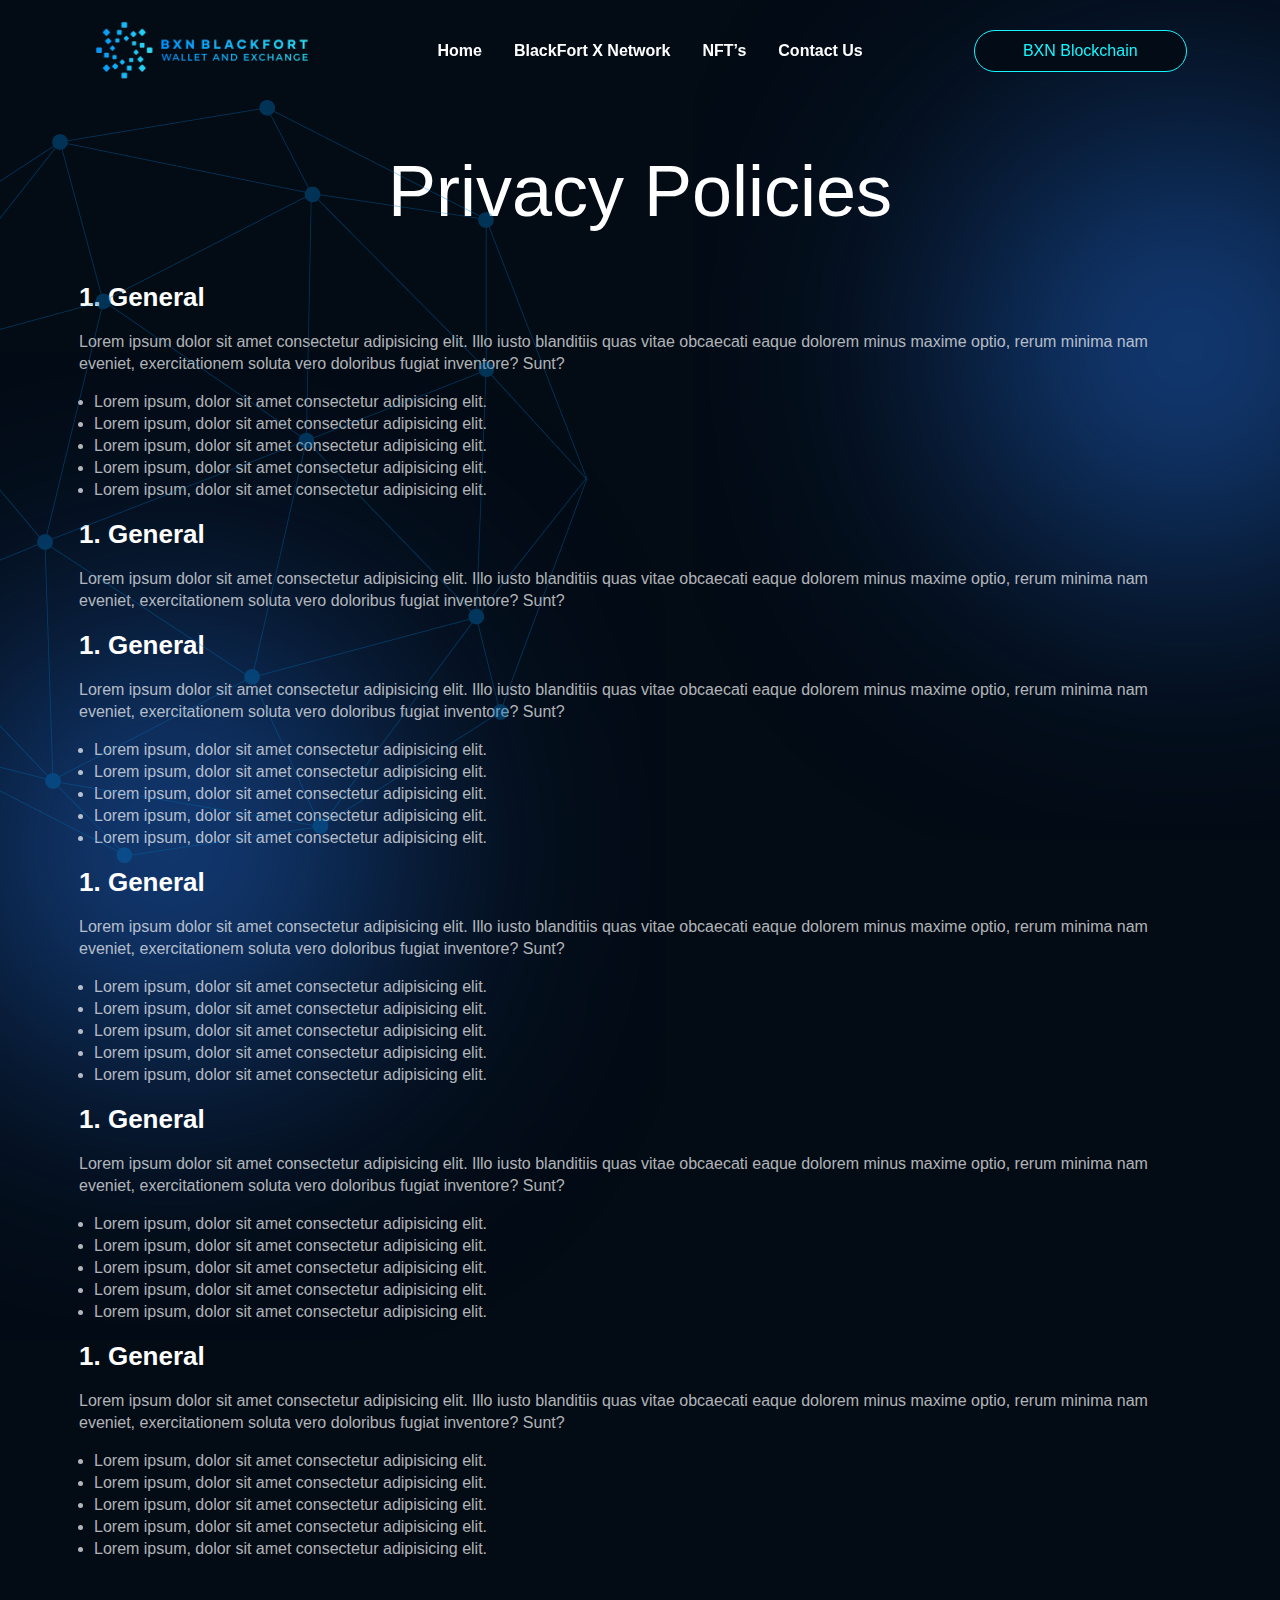
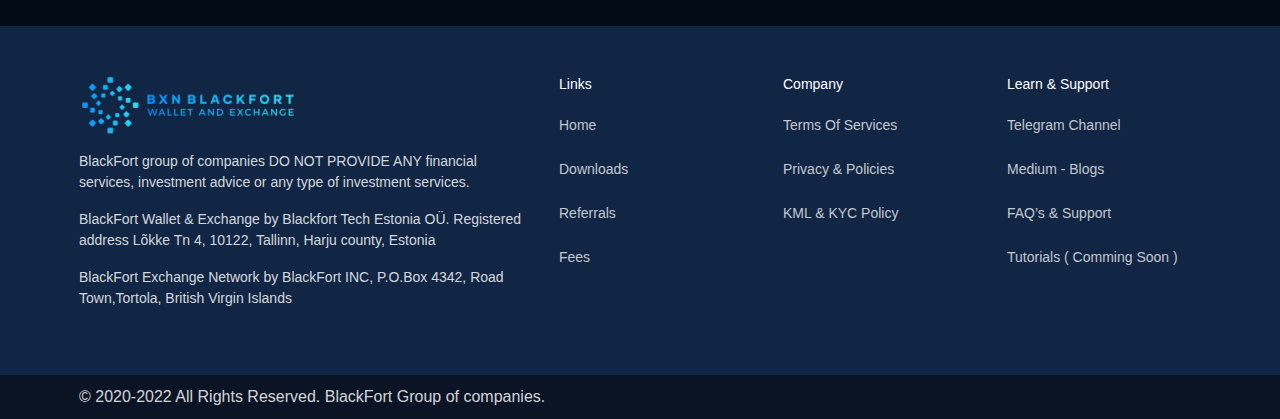
<file: privacy.html>
<!DOCTYPE html>
<html lang="en">

<head>
    <meta charset="UTF-8">
    <meta http-equiv="X-UA-Compatible" content="IE=edge">
    <meta name="viewport" content="width=device-width, initial-scale=1.0">
    <link rel="shortcut icon" type="image/x-icon" href="./img/logo.png" />
    <link rel="stylesheet" href="https://cdn.jsdelivr.net/npm/bootstrap@4.0.0/dist/css/bootstrap.min.css"
        integrity="sha384-Gn5384xqQ1aoWXA+058RXPxPg6fy4IWvTNh0E263XmFcJlSAwiGgFAW/dAiS6JXm" crossorigin="anonymous">
    <link rel="stylesheet" href="https://stackpath.bootstrapcdn.com/font-awesome/4.7.0/css/font-awesome.min.css">
    <title>Blackfort Exchange</title>
    <link rel="stylesheet" href="./css/style.css">
    <link rel="stylesheet" href="./css/privacy.css">
</head>

<body>
    <header>
        <nav class="navbar navbar-expand-lg fixed-top py-3 m-0" data-aos="fade-down" data-aos-delay="2300"
            data-aos-duration="500">
            <div class="container">
                <!-- Container wrapper -->
                <!-- Navbar brand -->
                <a class="navbar-brand" href="/">
                    <img src="./img/logo 1.png" class="img-fluid" alt=""></a>

                <!-- Toggle button -->
                <button class="navbar-toggler text-white" type="button" data-toggle="collapse" data-target="#navbarText"
                    aria-controls="navbarText" aria-expanded="false" aria-label="Toggle navigation">
                    <i class="fa fa-bars"></i>
                </button>

                <!-- Collapsible wrapper -->
                <div class="collapse navbar-collapse text-white" id="navbarText">
                    <ul class="navbar-nav me-auto mx-auto mb-2 mb-lg-0">
                        <li class="nav-item">
                            <a href="/" class="px-3 pt-2 btn-link">
                                Home
                            </a>
                        </li>
                        <li class="nav-item">
                            <a href="./xnetwork.html" class="px-3 pt-2 btn-link">
                                BlackFort X Network
                            </a>
                        </li>
                        <li class="nav-item">
                            <a href="./nft.html" class="px-3 pt-2 btn-link">
                                NFT’s
                            </a>
                        </li>
                        <li class="nav-item">
                            <a href="./nft.html" class="px-3 pt-2 btn-link">
                                Contact Us
                            </a>
                        </li>
                    </ul>
                    <ul class="navbar-nav mb-2 mb-lg-0">
                        <li class="nav-item">
                            <a href="./contact.html" style="color: #fff">
                                <button type="button" class="px-5 btn pt-2 contact-btn">
                                    BXN Blockchain
                                </button>
                            </a>
                        </li>
                    </ul>
                </div>
                <!-- Collapsible wrapper -->
            </div>
            </div>
        </nav>
    </header>

    <main style = "position: relative; background: url(./img/flat-bg3.svg) no-repeat; background-size: cover;">
        <img src = "./img/ball.png" class = "img-fluid ball" />
        <section style="padding: 150px 0 50px 0">
            <div class="container">
                <h1 class="heading">Privacy Policies</h1>

                <div class="mt-5 policy-wrapper">
                    <div class = "policy-item">
                        <p class="policy">1. General</p>
                        <p class="policy-desc">
                            Lorem ipsum dolor sit amet consectetur adipisicing elit. Illo iusto blanditiis quas vitae
                            obcaecati eaque dolorem minus maxime optio, rerum minima nam eveniet, exercitationem soluta
                            vero doloribus fugiat inventore? Sunt?
                            
                            <ul class = "policy-list">
                                <li>Lorem ipsum, dolor sit amet consectetur adipisicing elit.</li>
                                <li>Lorem ipsum, dolor sit amet consectetur adipisicing elit.</li>
                                <li>Lorem ipsum, dolor sit amet consectetur adipisicing elit.</li>
                                <li>Lorem ipsum, dolor sit amet consectetur adipisicing elit.</li>
                                <li>Lorem ipsum, dolor sit amet consectetur adipisicing elit.</li>
                            </ul>
                        </p>
                    </div>
                    <div class = "policy-item">
                        <p class="policy">1. General</p>
                        <p class="policy-desc">
                            Lorem ipsum dolor sit amet consectetur adipisicing elit. Illo iusto blanditiis quas vitae
                            obcaecati eaque dolorem minus maxime optio, rerum minima nam eveniet, exercitationem soluta
                            vero doloribus fugiat inventore? Sunt?
                        </p>
                    </div>
                    <div class = "policy-item">
                        <p class="policy">1. General</p>
                        <p class="policy-desc">
                            Lorem ipsum dolor sit amet consectetur adipisicing elit. Illo iusto blanditiis quas vitae
                            obcaecati eaque dolorem minus maxime optio, rerum minima nam eveniet, exercitationem soluta
                            vero doloribus fugiat inventore? Sunt?
                            
                            <ul class = "policy-list">
                                <li>Lorem ipsum, dolor sit amet consectetur adipisicing elit.</li>
                                <li>Lorem ipsum, dolor sit amet consectetur adipisicing elit.</li>
                                <li>Lorem ipsum, dolor sit amet consectetur adipisicing elit.</li>
                                <li>Lorem ipsum, dolor sit amet consectetur adipisicing elit.</li>
                                <li>Lorem ipsum, dolor sit amet consectetur adipisicing elit.</li>
                            </ul>
                        </p>
                    </div>
                    <div class = "policy-item">
                        <p class="policy">1. General</p>
                        <p class="policy-desc">
                            Lorem ipsum dolor sit amet consectetur adipisicing elit. Illo iusto blanditiis quas vitae
                            obcaecati eaque dolorem minus maxime optio, rerum minima nam eveniet, exercitationem soluta
                            vero doloribus fugiat inventore? Sunt?
                            
                            <ul class = "policy-list">
                                <li>Lorem ipsum, dolor sit amet consectetur adipisicing elit.</li>
                                <li>Lorem ipsum, dolor sit amet consectetur adipisicing elit.</li>
                                <li>Lorem ipsum, dolor sit amet consectetur adipisicing elit.</li>
                                <li>Lorem ipsum, dolor sit amet consectetur adipisicing elit.</li>
                                <li>Lorem ipsum, dolor sit amet consectetur adipisicing elit.</li>
                            </ul>
                        </p>
                    </div>
                    <div class = "policy-item">
                        <p class="policy">1. General</p>
                        <p class="policy-desc">
                            Lorem ipsum dolor sit amet consectetur adipisicing elit. Illo iusto blanditiis quas vitae
                            obcaecati eaque dolorem minus maxime optio, rerum minima nam eveniet, exercitationem soluta
                            vero doloribus fugiat inventore? Sunt?
                            
                            <ul class = "policy-list">
                                <li>Lorem ipsum, dolor sit amet consectetur adipisicing elit.</li>
                                <li>Lorem ipsum, dolor sit amet consectetur adipisicing elit.</li>
                                <li>Lorem ipsum, dolor sit amet consectetur adipisicing elit.</li>
                                <li>Lorem ipsum, dolor sit amet consectetur adipisicing elit.</li>
                                <li>Lorem ipsum, dolor sit amet consectetur adipisicing elit.</li>
                            </ul>
                        </p>
                    </div>
                    <div class = "policy-item">
                        <p class="policy">1. General</p>
                        <p class="policy-desc">
                            Lorem ipsum dolor sit amet consectetur adipisicing elit. Illo iusto blanditiis quas vitae
                            obcaecati eaque dolorem minus maxime optio, rerum minima nam eveniet, exercitationem soluta
                            vero doloribus fugiat inventore? Sunt?
                            
                            <ul class = "policy-list">
                                <li>Lorem ipsum, dolor sit amet consectetur adipisicing elit.</li>
                                <li>Lorem ipsum, dolor sit amet consectetur adipisicing elit.</li>
                                <li>Lorem ipsum, dolor sit amet consectetur adipisicing elit.</li>
                                <li>Lorem ipsum, dolor sit amet consectetur adipisicing elit.</li>
                                <li>Lorem ipsum, dolor sit amet consectetur adipisicing elit.</li>
                            </ul>
                        </p>
                    </div>
                </div>
            </div>
        </section>
    </main>

    <footer>
        <div class="container">
            <div class="footer-wrapper">
                <div class="row">
                    <div class="col-lg-5">
                        <img src="./img/logo 1.png" class="img-fluid" alt="">
                        <div class="footer-desc pt-3">
                            <p>BlackFort group of companies DO NOT PROVIDE ANY financial services,
                                investment advice or any type of investment services.</p>
                            <p>
                                BlackFort Wallet & Exchange by Blackfort Tech Estonia OÜ. Registered address
                                Lõkke Tn 4, 10122,
                                Tallinn, Harju county, Estonia </p>

                            <p>BlackFort Exchange Network by BlackFort INC,
                                P.O.Box 4342, Road Town,Tortola, British Virgin Islands
                            </p>
                        </div>
                    </div>
                    <div class="col-lg-7">
                        <div class="row">
                            <div class="col-lg-4">
                                <h5 class="footer-list-head">Links</h5>

                                <ul class="footer-list">
                                    <li><a href="/">Home</a></li>
                                    <li><a href="download.html">Downloads</a></li>
                                    <li><a href="referral.html">Referrals</a></li>
                                    <li><a href="fees.html">Fees</a></li>
                                </ul>
                            </div>
                            <div class="col-lg-4">
                                <h5 class="footer-list-head">Company</h5>

                                <ul class="footer-list">
                                    <li><a href="terms.html">Terms Of Services</a></li>
                                    <li><a href="privacy.html">Privacy & Policies</a></li>
                                    <li><a href="kyc.html">KML & KYC Policy</a></li>
                                </ul>
                            </div>
                            <div class="col-lg-4">
                                <h5 class="footer-list-head">Learn & Support</h5>

                                <ul class="footer-list">
                                    <li><a href="#">Telegram Channel</a></li>
                                    <li><a href="#">Medium - Blogs</a></li>
                                    <li><a href="#">FAQ’s & Support</a></li>
                                    <li><a href="#">Tutorials ( Comming Soon )</a></li>
                                </ul>
                            </div>
                        </div>
                    </div>
                </div>
            </div>
        </div>
        <div class="footer-bottom">
            <div class="container">
                <div>
                    <p class="my-auto">© 2020-2022 All Rights Reserved. BlackFort Group of companies.</p>
                </div>
            </div>
        </div>
    </footer>

    <script src="https://code.jquery.com/jquery-3.2.1.slim.min.js"
        integrity="sha384-KJ3o2DKtIkvYIK3UENzmM7KCkRr/rE9/Qpg6aAZGJwFDMVNA/GpGFF93hXpG5KkN"
        crossorigin="anonymous"></script>
    <script src="https://cdn.jsdelivr.net/npm/popper.js@1.12.9/dist/umd/popper.min.js"
        integrity="sha384-ApNbgh9B+Y1QKtv3Rn7W3mgPxhU9K/ScQsAP7hUibX39j7fakFPskvXusvfa0b4Q"
        crossorigin="anonymous"></script>
    <script src="https://cdn.jsdelivr.net/npm/bootstrap@4.0.0/dist/js/bootstrap.min.js"
        integrity="sha384-JZR6Spejh4U02d8jOt6vLEHfe/JQGiRRSQQxSfFWpi1MquVdAyjUar5+76PVCmYl"
        crossorigin="anonymous"></script>
        <script>
            $(window).scroll(function () {
                if ($(window).scrollTop() >= 50) {
                    $('.navbar').css('background', '#030C16');
                } else {
                    $('.navbar').css('background', 'transparent');
                }
            });
        </script>
</body>

</html>
</file>
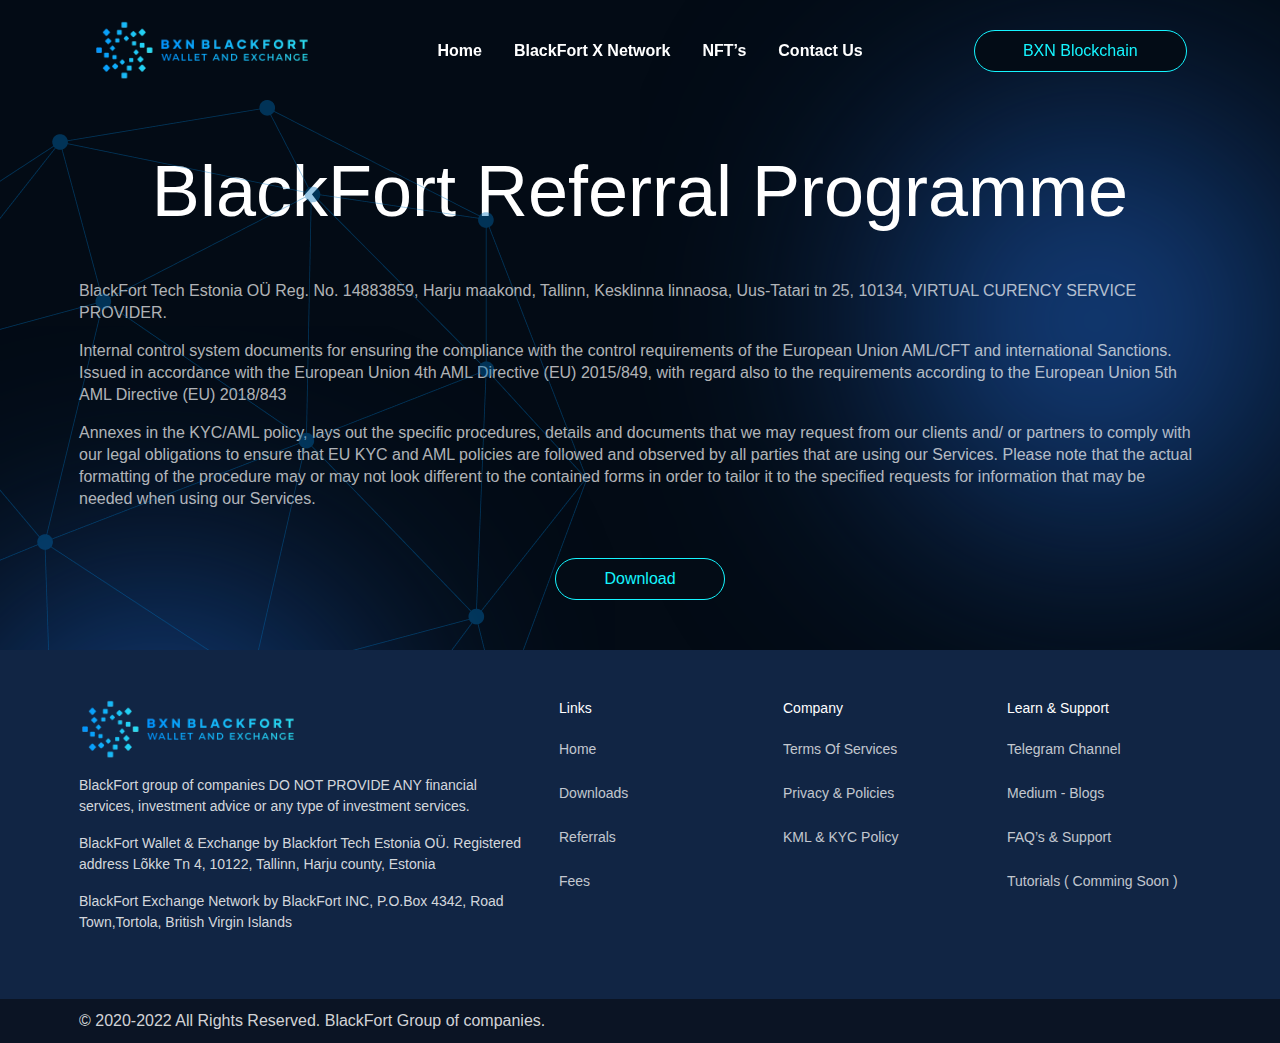
<file: referral.html>
<!DOCTYPE html>
<html lang="en">

<head>
    <meta charset="UTF-8">
    <meta http-equiv="X-UA-Compatible" content="IE=edge">
    <meta name="viewport" content="width=device-width, initial-scale=1.0">
    <link rel="shortcut icon" type="image/x-icon" href="./img/logo.png" />
    <link rel="stylesheet" href="https://cdn.jsdelivr.net/npm/bootstrap@4.0.0/dist/css/bootstrap.min.css"
        integrity="sha384-Gn5384xqQ1aoWXA+058RXPxPg6fy4IWvTNh0E263XmFcJlSAwiGgFAW/dAiS6JXm" crossorigin="anonymous">
    <link rel="stylesheet" href="https://stackpath.bootstrapcdn.com/font-awesome/4.7.0/css/font-awesome.min.css">
    <title>Blackfort Exchange</title>
    <link rel="stylesheet" href="./css/style.css">
    <link rel="stylesheet" href="./css/kyc.css">
</head>

<body>
    <header>
        <nav class="navbar navbar-expand-lg fixed-top py-3 m-0" data-aos="fade-down" data-aos-delay="2300"
            data-aos-duration="500">
            <div class="container">
                <!-- Container wrapper -->
                <!-- Navbar brand -->
                <a class="navbar-brand" href="/">
                    <img src="./img/logo 1.png" class="img-fluid" alt=""></a>

                <!-- Toggle button -->
                <button class="navbar-toggler text-white" type="button" data-toggle="collapse" data-target="#navbarText"
                    aria-controls="navbarText" aria-expanded="false" aria-label="Toggle navigation">
                    <i class="fa fa-bars"></i>
                </button>

                <!-- Collapsible wrapper -->
                <div class="collapse navbar-collapse text-white" id="navbarText">
                    <ul class="navbar-nav me-auto mx-auto mb-2 mb-lg-0">
                        <li class="nav-item">
                            <a href="/" class="px-3 pt-2 btn-link">
                                Home
                            </a>
                        </li>
                        <li class="nav-item">
                            <a href="./xnetwork.html" class="px-3 pt-2 btn-link">
                                BlackFort X Network
                            </a>
                        </li>
                        <li class="nav-item">
                            <a href="./nft.html" class="px-3 pt-2 btn-link">
                                NFT’s
                            </a>
                        </li>
                        <li class="nav-item">
                            <a href="./nft.html" class="px-3 pt-2 btn-link">
                                Contact Us
                            </a>
                        </li>
                    </ul>
                    <ul class="navbar-nav mb-2 mb-lg-0">
                        <li class="nav-item">
                            <a href="./contact.html" style="color: #fff">
                                <button type="button" class="px-5 btn pt-2 contact-btn">
                                    BXN Blockchain
                                </button>
                            </a>
                        </li>
                    </ul>
                </div>
                <!-- Collapsible wrapper -->
            </div>
            </div>
        </nav>
    </header>

    <main style = "position: relative; overflow: hidden; background: url(./img/flat-bg3.svg) no-repeat; background-size: cover;">
        <img src = "./img/ball.png" class = "img-fluid ball" />
        <!-- <section style="position: absolute; top: 0; bottom: 0; right: 0; left: 0;z-index: 0; background: transparent">
            <div class="animation-wrapper"> <canvas id="animation-visual-canvas" width="1920" height="1000"></canvas>
            </div>
        </section> -->
        <section style="padding: 150px 0 50px 0; z-index: 2">
            <div class="container">
                <h1 class="heading">BlackFort Referral Programme</h1>

                <div class="mt-5">
                    <p class="kyc-desc">
                        BlackFort Tech Estonia OÜ Reg. No. 14883859, Harju maakond, Tallinn, Kesklinna linnaosa,
                        Uus-Tatari tn 25, 10134, VIRTUAL CURENCY SERVICE PROVIDER.
                    </p>

                    <p class="kyc-desc">
                        Internal control system documents for ensuring the compliance with the control requirements of
                        the European Union AML/CFT and international Sanctions. Issued in accordance with the European
                        Union 4th AML Directive (EU) 2015/849, with regard also to the requirements according to the
                        European Union 5th AML Directive (EU) 2018/843
                    </p>

                    <p class="kyc-desc">
                        Annexes in the KYC/AML policy, lays out the specific procedures, details and documents that we
                        may request from our clients and/ or partners to comply with our legal obligations to ensure
                        that EU KYC and AML policies are followed and observed by all parties that are using our
                        Services. Please note that the actual formatting of the procedure may or may not look different
                        to the contained forms in order to tailor it to the specified requests for information that may
                        be needed when using our Services.
                    </p>
                </div>

                <div class="text-center mt-5">
                    <a href="./contact.html" style="color: #fff">
                        <button type="button" class="px-5 btn pt-2 contact-btn">
                            Download
                        </button>
                    </a>
                </div>
            </div>
        </section>
    </main>

    <footer>
        <div class="container">
            <div class="footer-wrapper">
                <div class="row">
                    <div class="col-lg-5">
                        <img src="./img/logo 1.png" class="img-fluid" alt="">
                        <div class="footer-desc pt-3">
                            <p>BlackFort group of companies DO NOT PROVIDE ANY financial services,
                                investment advice or any type of investment services.</p>
                            <p>
                                BlackFort Wallet & Exchange by Blackfort Tech Estonia OÜ. Registered address
                                Lõkke Tn 4, 10122,
                                Tallinn, Harju county, Estonia </p>

                            <p>BlackFort Exchange Network by BlackFort INC,
                                P.O.Box 4342, Road Town,Tortola, British Virgin Islands
                            </p>
                        </div>
                    </div>
                    <div class="col-lg-7">
                        <div class="row">
                            <div class="col-lg-4">
                                <h5 class="footer-list-head">Links</h5>

                                <ul class="footer-list">
                                    <li><a href="/">Home</a></li>
                                    <li><a href="download.html">Downloads</a></li>
                                    <li><a href="referral.html">Referrals</a></li>
                                    <li><a href="fees.html">Fees</a></li>
                                </ul>
                            </div>
                            <div class="col-lg-4">
                                <h5 class="footer-list-head">Company</h5>

                                <ul class="footer-list">
                                    <li><a href="terms.html">Terms Of Services</a></li>
                                    <li><a href="privacy.html">Privacy & Policies</a></li>
                                    <li><a href="kyc.html">KML & KYC Policy</a></li>
                                </ul>
                            </div>
                            <div class="col-lg-4">
                                <h5 class="footer-list-head">Learn & Support</h5>

                                <ul class="footer-list">
                                    <li><a href="#">Telegram Channel</a></li>
                                    <li><a href="#">Medium - Blogs</a></li>
                                    <li><a href="#">FAQ’s & Support</a></li>
                                    <li><a href="#">Tutorials ( Comming Soon )</a></li>
                                </ul>
                            </div>
                        </div>
                    </div>
                </div>
            </div>
        </div>
        <div class="footer-bottom">
            <div class="container">
                <div>
                    <p class="my-auto">© 2020-2022 All Rights Reserved. BlackFort Group of companies.</p>
                </div>
            </div>
        </div>
    </footer>

    <script src="https://code.jquery.com/jquery-3.2.1.slim.min.js"
        integrity="sha384-KJ3o2DKtIkvYIK3UENzmM7KCkRr/rE9/Qpg6aAZGJwFDMVNA/GpGFF93hXpG5KkN"
        crossorigin="anonymous"></script>
    <script src="https://cdn.jsdelivr.net/npm/popper.js@1.12.9/dist/umd/popper.min.js"
        integrity="sha384-ApNbgh9B+Y1QKtv3Rn7W3mgPxhU9K/ScQsAP7hUibX39j7fakFPskvXusvfa0b4Q"
        crossorigin="anonymous"></script>
    <script src="https://cdn.jsdelivr.net/npm/bootstrap@4.0.0/dist/js/bootstrap.min.js"
        integrity="sha384-JZR6Spejh4U02d8jOt6vLEHfe/JQGiRRSQQxSfFWpi1MquVdAyjUar5+76PVCmYl"
        crossorigin="anonymous"></script>
    <script src="./js/main.js"></script>
    <script>
        $(window).scroll(function () {
            if ($(window).scrollTop() >= 50) {
                $('.navbar').css('background', '#030C16');
            } else {
                $('.navbar').css('background', 'transparent');
            }
        });
    </script>
</body>

</html>
</file>
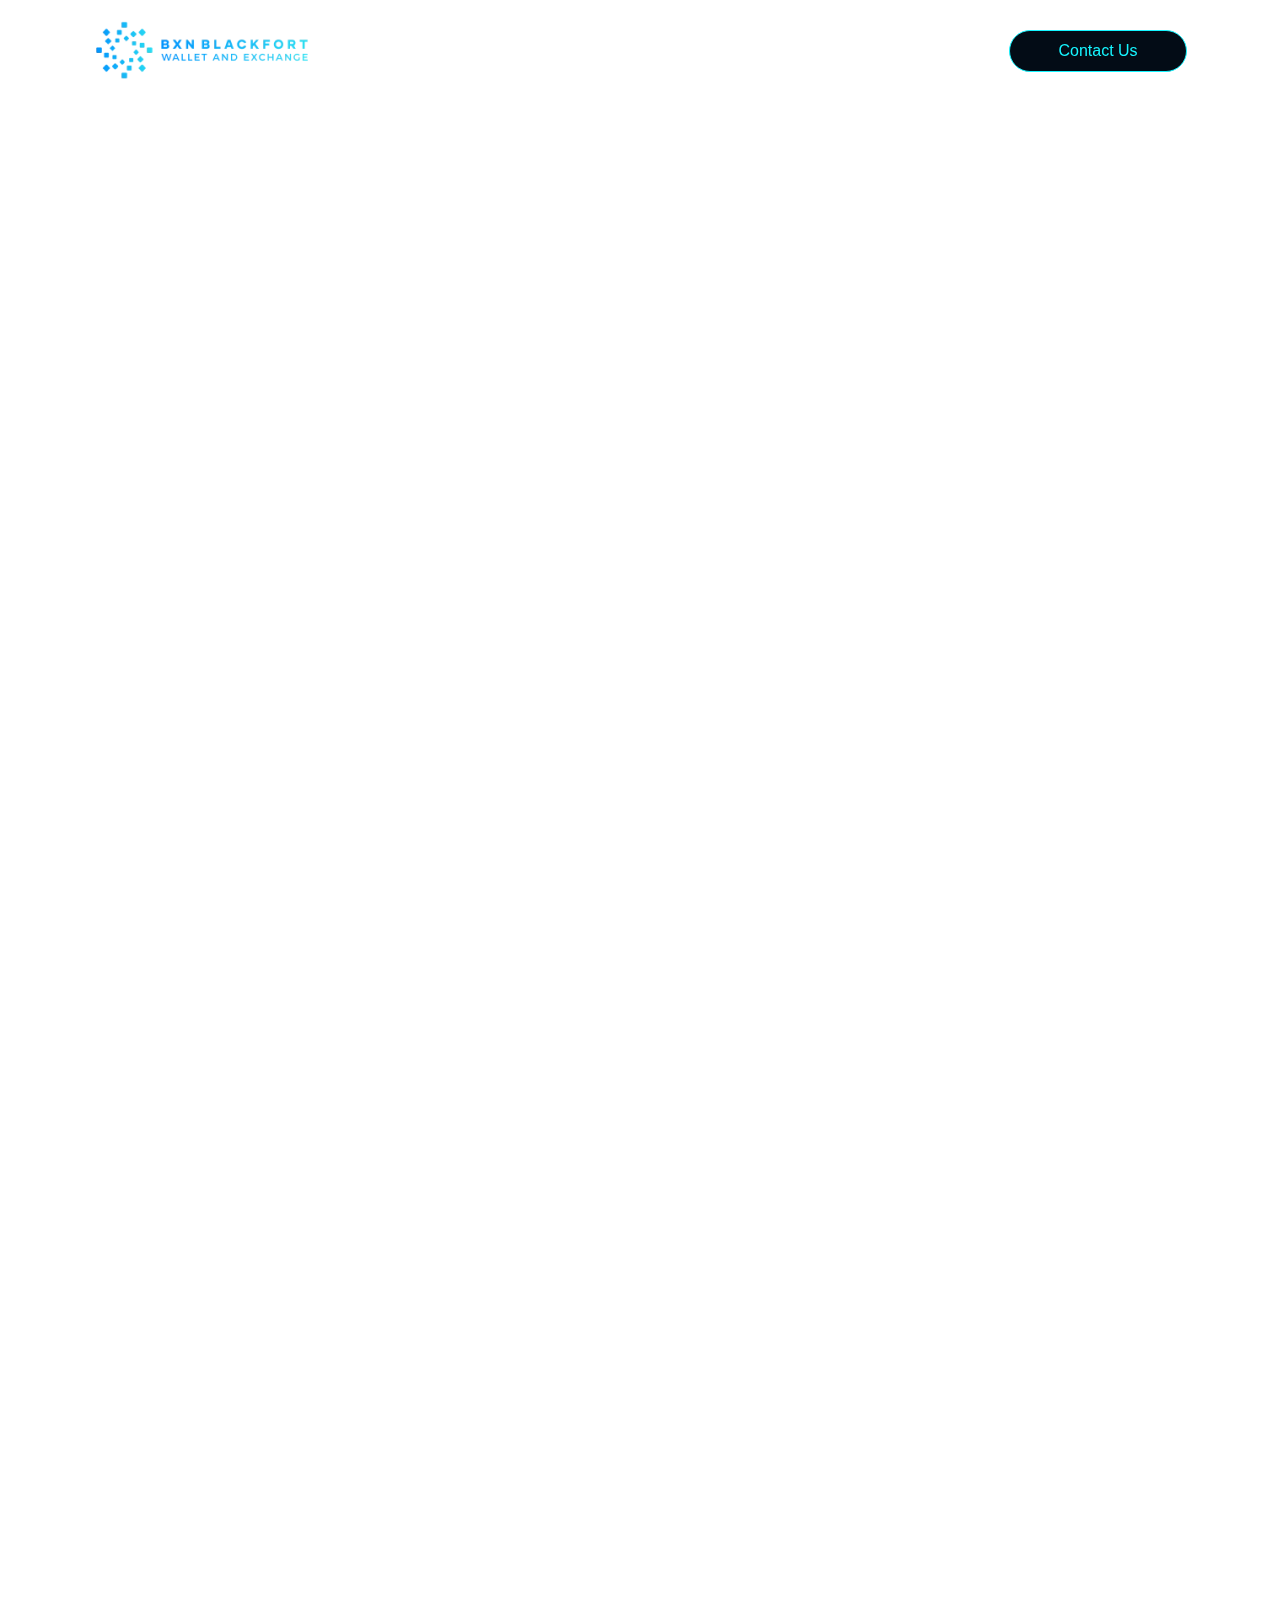
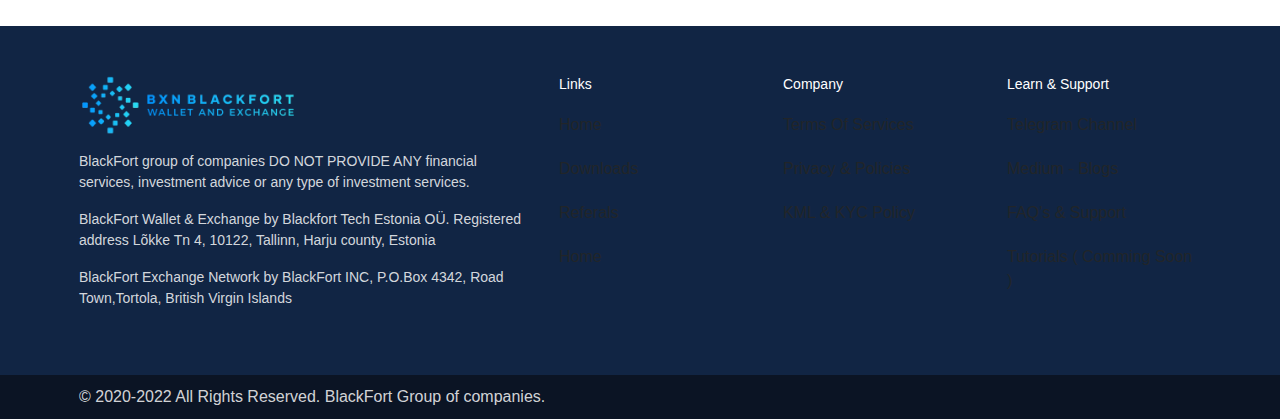
<file: terms.html>
<!DOCTYPE html>
<html lang="en">

<head>
    <meta charset="UTF-8">
    <meta http-equiv="X-UA-Compatible" content="IE=edge">
    <meta name="viewport" content="width=device-width, initial-scale=1.0">
    <link rel="shortcut icon" type="image/x-icon" href="./img/logo.png" />
    <link rel="stylesheet" href="https://cdn.jsdelivr.net/npm/bootstrap@4.0.0/dist/css/bootstrap.min.css"
        integrity="sha384-Gn5384xqQ1aoWXA+058RXPxPg6fy4IWvTNh0E263XmFcJlSAwiGgFAW/dAiS6JXm" crossorigin="anonymous">
    <link rel="stylesheet" href="https://stackpath.bootstrapcdn.com/font-awesome/4.7.0/css/font-awesome.min.css">
    <title>Blackfort Exchange</title>
    <link rel="stylesheet" href="./css/style.css">
    <link rel="stylesheet" href="./css/privacy.css">
</head>

<body>
    <header>
        <nav class="navbar navbar-expand-lg fixed-top py-3 m-0" data-aos="fade-down" data-aos-delay="800">
            <div class="container">
                <!-- Container wrapper -->
                <!-- Navbar brand -->
                <a class="navbar-brand" href="/">
                    <img src="./img/logo 1.png" class="img-fluid" alt=""></a>

                <!-- Toggle button -->
                <button class="navbar-toggler text-white" type="button" data-toggle="collapse" data-target="#navbarText"
                    aria-controls="navbarText" aria-expanded="false" aria-label="Toggle navigation">
                    <i class="fa fa-bars"></i>
                </button>

                <!-- Collapsible wrapper -->
                <div class="collapse navbar-collapse text-white" id="navbarText">
                    <ul class="navbar-nav me-auto mx-auto mb-2 mb-lg-0">
                        <li class="nav-item">
                            <a href="/" class="px-3 pt-2 btn-link">
                                Home
                            </a>
                        </li>
                        <li class="nav-item">
                            <a href="./xnetwork.html" class="px-3 pt-2 btn-link">
                                BlackFort X Network
                            </a>
                        </li>
                        <li class="nav-item">
                            <a href="./nft.html" class="px-3 pt-2 btn-link">
                                NFT’s
                            </a>
                        </li>
                    </ul>
                    <ul class="navbar-nav mb-2 mb-lg-0">
                        <li class="nav-item">
                            <a href="./contact.html" style="color: #fff">
                                <button type="button" class="px-5 btn pt-2 contact-btn">
                                    Contact Us
                                </button>
                            </a>
                        </li>
                    </ul>
                </div>
                <!-- Collapsible wrapper -->
            </div>
            </div>
        </nav>
    </header>

    <main>
        <section style="padding: 150px 0 50px 0">
            <div class="container">
                <h1 class="heading">Terms and Conditions</h1>

                <div class="mt-5 policy-wrapper">
                    <div class = "policy-item">
                        <p class="policy">1. General</p>
                        <p class="policy-desc">
                            Lorem ipsum dolor sit amet consectetur adipisicing elit. Illo iusto blanditiis quas vitae
                            obcaecati eaque dolorem minus maxime optio, rerum minima nam eveniet, exercitationem soluta
                            vero doloribus fugiat inventore? Sunt?
                            
                            <ul class = "policy-list">
                                <li>Lorem ipsum, dolor sit amet consectetur adipisicing elit.</li>
                                <li>Lorem ipsum, dolor sit amet consectetur adipisicing elit.</li>
                                <li>Lorem ipsum, dolor sit amet consectetur adipisicing elit.</li>
                                <li>Lorem ipsum, dolor sit amet consectetur adipisicing elit.</li>
                                <li>Lorem ipsum, dolor sit amet consectetur adipisicing elit.</li>
                            </ul>
                        </p>
                    </div>
                    <div class = "policy-item">
                        <p class="policy">1. General</p>
                        <p class="policy-desc">
                            Lorem ipsum dolor sit amet consectetur adipisicing elit. Illo iusto blanditiis quas vitae
                            obcaecati eaque dolorem minus maxime optio, rerum minima nam eveniet, exercitationem soluta
                            vero doloribus fugiat inventore? Sunt?
                        </p>
                    </div>
                    <div class = "policy-item">
                        <p class="policy">1. General</p>
                        <p class="policy-desc">
                            Lorem ipsum dolor sit amet consectetur adipisicing elit. Illo iusto blanditiis quas vitae
                            obcaecati eaque dolorem minus maxime optio, rerum minima nam eveniet, exercitationem soluta
                            vero doloribus fugiat inventore? Sunt?
                            
                            <ul class = "policy-list">
                                <li>Lorem ipsum, dolor sit amet consectetur adipisicing elit.</li>
                                <li>Lorem ipsum, dolor sit amet consectetur adipisicing elit.</li>
                                <li>Lorem ipsum, dolor sit amet consectetur adipisicing elit.</li>
                                <li>Lorem ipsum, dolor sit amet consectetur adipisicing elit.</li>
                                <li>Lorem ipsum, dolor sit amet consectetur adipisicing elit.</li>
                            </ul>
                        </p>
                    </div>
                    <div class = "policy-item">
                        <p class="policy">1. General</p>
                        <p class="policy-desc">
                            Lorem ipsum dolor sit amet consectetur adipisicing elit. Illo iusto blanditiis quas vitae
                            obcaecati eaque dolorem minus maxime optio, rerum minima nam eveniet, exercitationem soluta
                            vero doloribus fugiat inventore? Sunt?
                            
                            <ul class = "policy-list">
                                <li>Lorem ipsum, dolor sit amet consectetur adipisicing elit.</li>
                                <li>Lorem ipsum, dolor sit amet consectetur adipisicing elit.</li>
                                <li>Lorem ipsum, dolor sit amet consectetur adipisicing elit.</li>
                                <li>Lorem ipsum, dolor sit amet consectetur adipisicing elit.</li>
                                <li>Lorem ipsum, dolor sit amet consectetur adipisicing elit.</li>
                            </ul>
                        </p>
                    </div>
                    <div class = "policy-item">
                        <p class="policy">1. General</p>
                        <p class="policy-desc">
                            Lorem ipsum dolor sit amet consectetur adipisicing elit. Illo iusto blanditiis quas vitae
                            obcaecati eaque dolorem minus maxime optio, rerum minima nam eveniet, exercitationem soluta
                            vero doloribus fugiat inventore? Sunt?
                            
                            <ul class = "policy-list">
                                <li>Lorem ipsum, dolor sit amet consectetur adipisicing elit.</li>
                                <li>Lorem ipsum, dolor sit amet consectetur adipisicing elit.</li>
                                <li>Lorem ipsum, dolor sit amet consectetur adipisicing elit.</li>
                                <li>Lorem ipsum, dolor sit amet consectetur adipisicing elit.</li>
                                <li>Lorem ipsum, dolor sit amet consectetur adipisicing elit.</li>
                            </ul>
                        </p>
                    </div>
                    <div class = "policy-item">
                        <p class="policy">1. General</p>
                        <p class="policy-desc">
                            Lorem ipsum dolor sit amet consectetur adipisicing elit. Illo iusto blanditiis quas vitae
                            obcaecati eaque dolorem minus maxime optio, rerum minima nam eveniet, exercitationem soluta
                            vero doloribus fugiat inventore? Sunt?
                            
                            <ul class = "policy-list">
                                <li>Lorem ipsum, dolor sit amet consectetur adipisicing elit.</li>
                                <li>Lorem ipsum, dolor sit amet consectetur adipisicing elit.</li>
                                <li>Lorem ipsum, dolor sit amet consectetur adipisicing elit.</li>
                                <li>Lorem ipsum, dolor sit amet consectetur adipisicing elit.</li>
                                <li>Lorem ipsum, dolor sit amet consectetur adipisicing elit.</li>
                            </ul>
                        </p>
                    </div>
                </div>
            </div>
        </section>
    </main>

    <footer>
        <div class="container">
            <div class="footer-wrapper">
                <div class="row">
                    <div class="col-lg-5">
                        <img src="./img/logo 1.png" class="img-fluid" alt="">
                        <div class="footer-desc pt-3">
                            <p>BlackFort group of companies DO NOT PROVIDE ANY financial services,
                                investment advice or any type of investment services.</p>
                            <p>
                                BlackFort Wallet & Exchange by Blackfort Tech Estonia OÜ. Registered address
                                Lõkke Tn 4, 10122,
                                Tallinn, Harju county, Estonia </p>

                            <p>BlackFort Exchange Network by BlackFort INC,
                                P.O.Box 4342, Road Town,Tortola, British Virgin Islands
                            </p>
                        </div>
                    </div>
                    <div class="col-lg-7">
                        <div class="row">
                            <div class="col-lg-4">
                                <h5 class="footer-list-head">Links</h5>

                                <ul class="footer-list">
                                    <li>Home</li>
                                    <li>Downloads</li>
                                    <li>Referals</li>
                                    <li>Home</li>
                                </ul>
                            </div>
                            <div class="col-lg-4">
                                <h5 class="footer-list-head">Company</h5>

                                <ul class="footer-list">
                                    <li>Terms Of Services</li>
                                    <li>Privacy & Policies</li>
                                    <li>KML & KYC Policy</li>
                                </ul>
                            </div>
                            <div class="col-lg-4">
                                <h5 class="footer-list-head">Learn & Support</h5>

                                <ul class="footer-list">
                                    <li>Telegram Channel</li>
                                    <li>Medium - Blogs</li>
                                    <li>FAQ’s & Support</li>
                                    <li>Tutorials ( Comming Soon )</li>
                                </ul>
                            </div>
                        </div>
                    </div>
                </div>
            </div>
        </div>
        <div class="footer-bottom">
            <div class="container">
                <div>
                    <p class="my-auto">© 2020-2022 All Rights Reserved. BlackFort Group of companies.</p>
                </div>
            </div>
        </div>
    </footer>

    <script src="https://code.jquery.com/jquery-3.2.1.slim.min.js"
        integrity="sha384-KJ3o2DKtIkvYIK3UENzmM7KCkRr/rE9/Qpg6aAZGJwFDMVNA/GpGFF93hXpG5KkN"
        crossorigin="anonymous"></script>
    <script src="https://cdn.jsdelivr.net/npm/popper.js@1.12.9/dist/umd/popper.min.js"
        integrity="sha384-ApNbgh9B+Y1QKtv3Rn7W3mgPxhU9K/ScQsAP7hUibX39j7fakFPskvXusvfa0b4Q"
        crossorigin="anonymous"></script>
    <script src="https://cdn.jsdelivr.net/npm/bootstrap@4.0.0/dist/js/bootstrap.min.js"
        integrity="sha384-JZR6Spejh4U02d8jOt6vLEHfe/JQGiRRSQQxSfFWpi1MquVdAyjUar5+76PVCmYl"
        crossorigin="anonymous"></script>
</body>

</html>
</file>
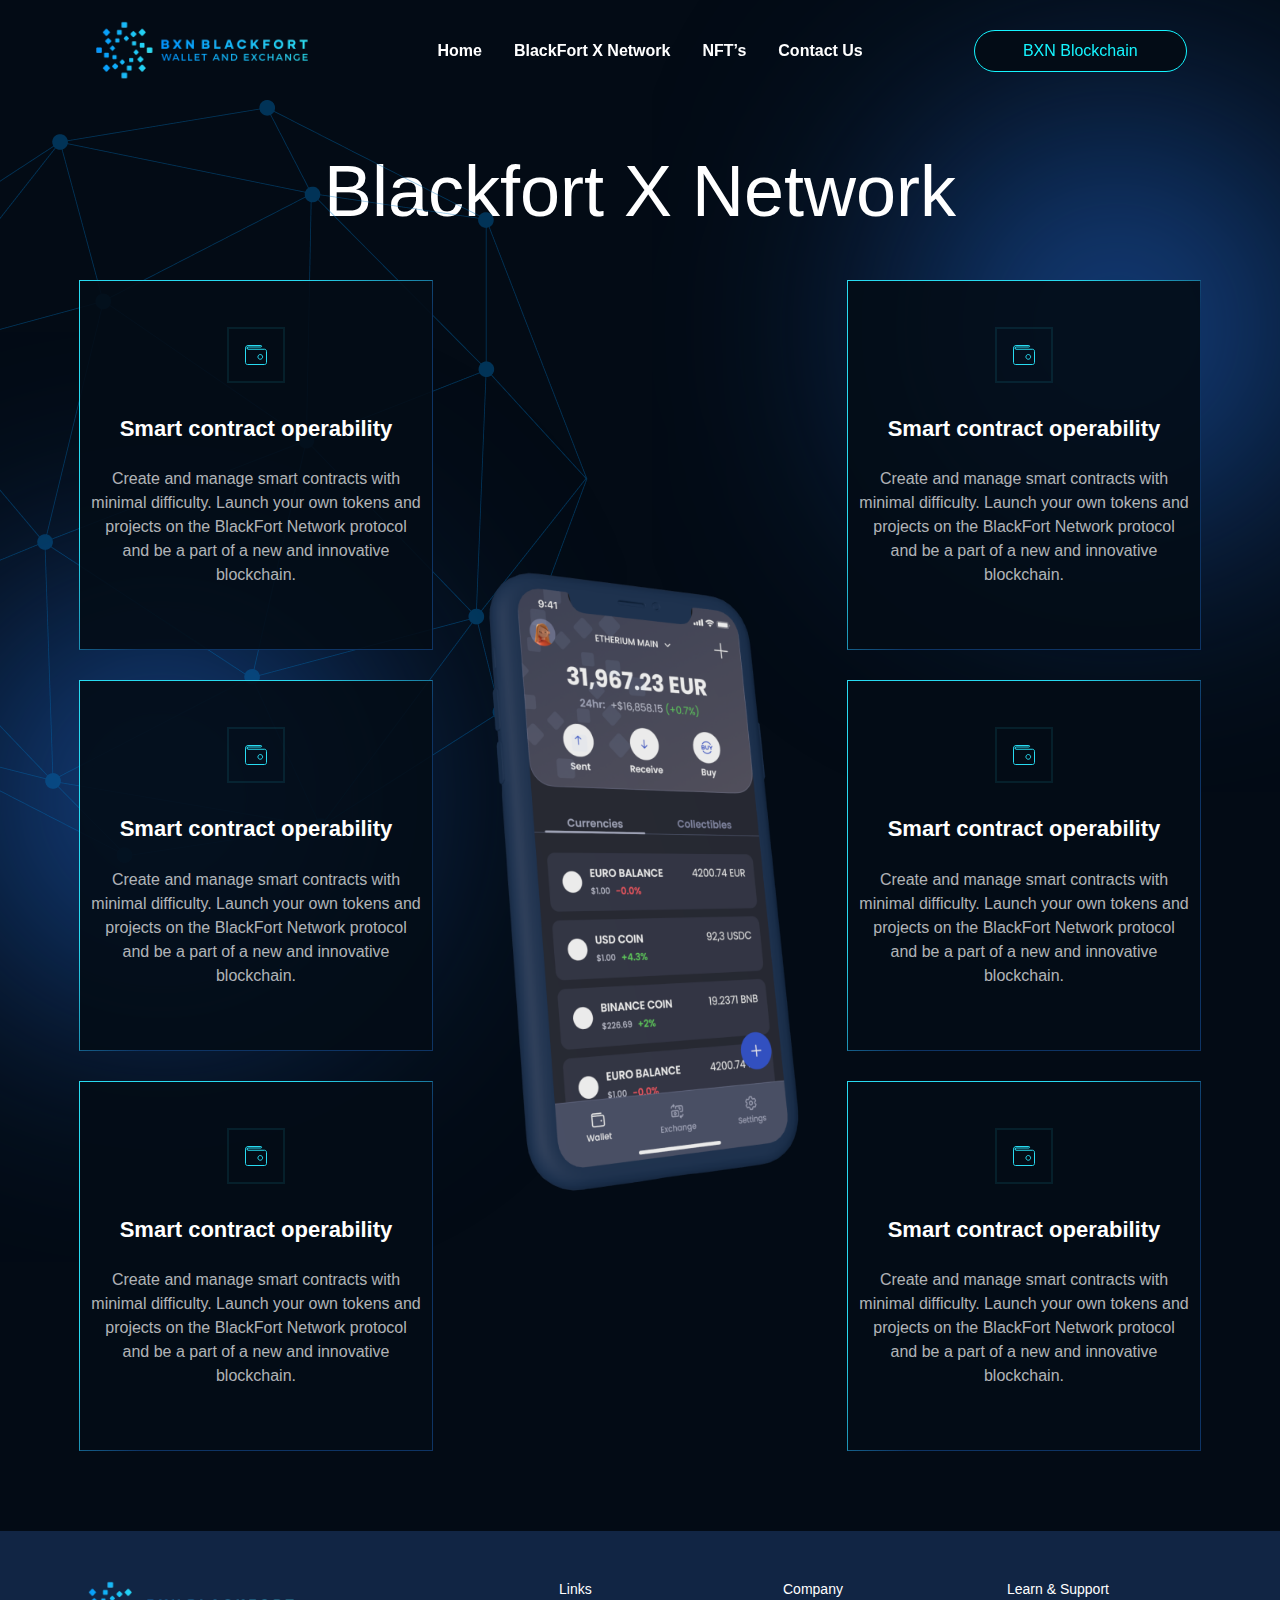
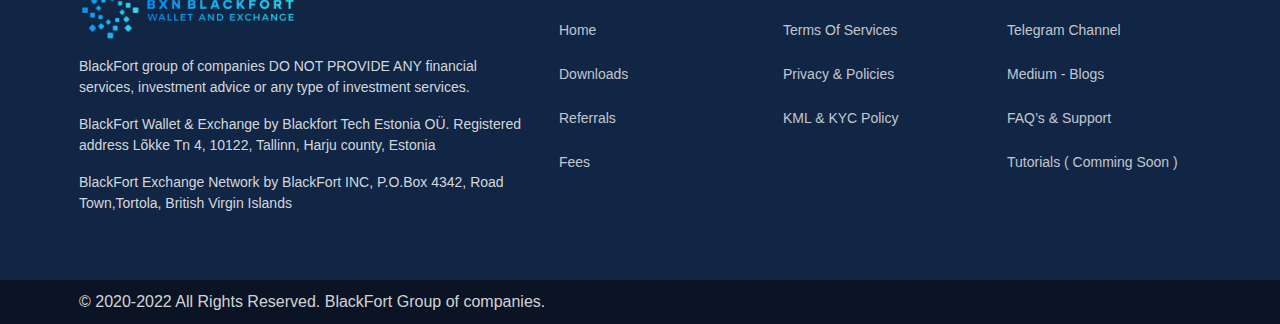
<file: xnetwork.html>
<!DOCTYPE html>
<html lang="en">

<head>
    <meta charset="UTF-8">
    <meta http-equiv="X-UA-Compatible" content="IE=edge">
    <meta name="viewport" content="width=device-width, initial-scale=1.0">
    <link rel="shortcut icon" type="image/x-icon" href="./img/logo.png" />
    <link rel="stylesheet" href="https://cdn.jsdelivr.net/npm/bootstrap@4.0.0/dist/css/bootstrap.min.css"
        integrity="sha384-Gn5384xqQ1aoWXA+058RXPxPg6fy4IWvTNh0E263XmFcJlSAwiGgFAW/dAiS6JXm" crossorigin="anonymous">
    <link rel="stylesheet" href="https://stackpath.bootstrapcdn.com/font-awesome/4.7.0/css/font-awesome.min.css">
    <title>Blackfort Exchange</title>
    <link rel="stylesheet" href="./css/style.css">
    <link rel="stylesheet" href="./css/xnetwork.css">
</head>

<body>
    <header>
        <nav class="navbar navbar-expand-lg fixed-top py-3 m-0" data-aos="fade-down" data-aos-delay="2300"
            data-aos-duration="500">
            <div class="container">
                <!-- Container wrapper -->
                <!-- Navbar brand -->
                <a class="navbar-brand" href="/">
                    <img src="./img/logo 1.png" class="img-fluid" alt=""></a>

                <!-- Toggle button -->
                <button class="navbar-toggler text-white" type="button" data-toggle="collapse" data-target="#navbarText"
                    aria-controls="navbarText" aria-expanded="false" aria-label="Toggle navigation">
                    <i class="fa fa-bars"></i>
                </button>

                <!-- Collapsible wrapper -->
                <div class="collapse navbar-collapse text-white" id="navbarText">
                    <ul class="navbar-nav me-auto mx-auto mb-2 mb-lg-0">
                        <li class="nav-item">
                            <a href="/" class="px-3 pt-2 btn-link">
                                Home
                            </a>
                        </li>
                        <li class="nav-item">
                            <a href="./xnetwork.html" class="px-3 pt-2 btn-link">
                                BlackFort X Network
                            </a>
                        </li>
                        <li class="nav-item">
                            <a href="./nft.html" class="px-3 pt-2 btn-link">
                                NFT’s
                            </a>
                        </li>
                        <li class="nav-item">
                            <a href="./nft.html" class="px-3 pt-2 btn-link">
                                Contact Us
                            </a>
                        </li>
                    </ul>
                    <ul class="navbar-nav mb-2 mb-lg-0">
                        <li class="nav-item">
                            <a href="./contact.html" style="color: #fff">
                                <button type="button" class="px-5 btn pt-2 contact-btn">
                                    BXN Blockchain
                                </button>
                            </a>
                        </li>
                    </ul>
                </div>
                <!-- Collapsible wrapper -->
            </div>
            </div>
        </nav>
    </header>

    <main style = "position: relative; background: url(./img/flat-bg3.svg) no-repeat; background-size: cover;">
        <!-- <section style="position: absolute; top: 0; bottom: 0; right: 0; left: 0;z-index: 0;background: transparent">
            <div class="animation-wrapper"> <canvas id="animation-visual-canvas" width="1920" height="1000"></canvas>
            </div>
        </section> -->
        <img src = "./img/ball.png" class = "img-fluid ball" />
        <section style="padding: 150px 0 50px 0;">
            <div class="container">
                <h1 class="heading">Blackfort X Network</h1>
                <div class="row mt-5">
                    <div class="col-lg-4">
                        <div class="about-item">
                            <img src="./img/home/icons/wallet.svg" class="img-fluid about-img" alt="">
                            <h4>Smart contract operability</h4>
                            <p>Create and manage smart contracts with minimal difficulty. Launch your own tokens and
                                projects on the BlackFort Network protocol and be a part of a new and innovative
                                blockchain.</p>
                        </div>
                        <div class="about-item">
                            <img src="./img/home/icons/wallet.svg" class="img-fluid about-img" alt="">
                            <h4>Smart contract operability</h4>
                            <p>Create and manage smart contracts with minimal difficulty. Launch your own tokens and
                                projects on the BlackFort Network protocol and be a part of a new and innovative
                                blockchain.</p>
                        </div>
                        <div class="about-item">
                            <img src="./img/home/icons/wallet.svg" class="img-fluid about-img" alt="">
                            <h4>Smart contract operability</h4>
                            <p>Create and manage smart contracts with minimal difficulty. Launch your own tokens and
                                projects on the BlackFort Network protocol and be a part of a new and innovative
                                blockchain.</p>
                        </div>
                    </div>
                    <div class="col-lg-4 d-flex align-items-center justify-content-center">
                        <img src="./img/Blackfort X Network/mobile.png" class="img-fluid" alt="">
                    </div>
                    <div class="col-lg-4">
                        <div class="about-item">
                            <img src="./img/home/icons/wallet.svg" class="img-fluid about-img" alt="">
                            <h4>Smart contract operability</h4>
                            <p>Create and manage smart contracts with minimal difficulty. Launch your own tokens and
                                projects on the BlackFort Network protocol and be a part of a new and innovative
                                blockchain.</p>
                        </div>
                        <div class="about-item">
                            <img src="./img/home/icons/wallet.svg" class="img-fluid about-img" alt="">
                            <h4>Smart contract operability</h4>
                            <p>Create and manage smart contracts with minimal difficulty. Launch your own tokens and
                                projects on the BlackFort Network protocol and be a part of a new and innovative
                                blockchain.</p>
                        </div>
                        <div class="about-item">
                            <img src="./img/home/icons/wallet.svg" class="img-fluid about-img" alt="">
                            <h4>Smart contract operability</h4>
                            <p>Create and manage smart contracts with minimal difficulty. Launch your own tokens and
                                projects on the BlackFort Network protocol and be a part of a new and innovative
                                blockchain.</p>
                        </div>
                    </div>
                </div>
            </div>
        </section>
    </main>

    <footer>
        <div class="container">
            <div class="footer-wrapper">
                <div class="row">
                    <div class="col-lg-5">
                        <img src="./img/logo 1.png" class="img-fluid" alt="">
                        <div class="footer-desc pt-3">
                            <p>BlackFort group of companies DO NOT PROVIDE ANY financial services,
                                investment advice or any type of investment services.</p>
                            <p>
                                BlackFort Wallet & Exchange by Blackfort Tech Estonia OÜ. Registered address
                                Lõkke Tn 4, 10122,
                                Tallinn, Harju county, Estonia </p>

                            <p>BlackFort Exchange Network by BlackFort INC,
                                P.O.Box 4342, Road Town,Tortola, British Virgin Islands
                            </p>
                        </div>
                    </div>
                    <div class="col-lg-7">
                        <div class="row">
                            <div class="col-lg-4">
                                <h5 class="footer-list-head">Links</h5>

                                <ul class="footer-list">
                                    <li><a href="/">Home</a></li>
                                    <li><a href="download.html">Downloads</a></li>
                                    <li><a href="referral.html">Referrals</a></li>
                                    <li><a href="fees.html">Fees</a></li>
                                </ul>
                            </div>
                            <div class="col-lg-4">
                                <h5 class="footer-list-head">Company</h5>

                                <ul class="footer-list">
                                    <li><a href="terms.html">Terms Of Services</a></li>
                                    <li><a href="privacy.html">Privacy & Policies</a></li>
                                    <li><a href="kyc.html">KML & KYC Policy</a></li>
                                </ul>
                            </div>
                            <div class="col-lg-4">
                                <h5 class="footer-list-head">Learn & Support</h5>

                                <ul class="footer-list">
                                    <li><a href="#">Telegram Channel</a></li>
                                    <li><a href="#">Medium - Blogs</a></li>
                                    <li><a href="#">FAQ’s & Support</a></li>
                                    <li><a href="#">Tutorials ( Comming Soon )</a></li>
                                </ul>
                            </div>
                        </div>
                    </div>
                </div>
            </div>
        </div>
        <div class="footer-bottom">
            <div class="container">
                <div>
                    <p class="my-auto">© 2020-2022 All Rights Reserved. BlackFort Group of companies.</p>
                </div>
            </div>
        </div>
    </footer>

    <script src="https://code.jquery.com/jquery-3.2.1.slim.min.js"
        integrity="sha384-KJ3o2DKtIkvYIK3UENzmM7KCkRr/rE9/Qpg6aAZGJwFDMVNA/GpGFF93hXpG5KkN"
        crossorigin="anonymous"></script>
    <script src="https://cdn.jsdelivr.net/npm/popper.js@1.12.9/dist/umd/popper.min.js"
        integrity="sha384-ApNbgh9B+Y1QKtv3Rn7W3mgPxhU9K/ScQsAP7hUibX39j7fakFPskvXusvfa0b4Q"
        crossorigin="anonymous"></script>
    <script src="https://cdn.jsdelivr.net/npm/bootstrap@4.0.0/dist/js/bootstrap.min.js"
        integrity="sha384-JZR6Spejh4U02d8jOt6vLEHfe/JQGiRRSQQxSfFWpi1MquVdAyjUar5+76PVCmYl"
        crossorigin="anonymous"></script>
    <script src="./js/main.js"></script>
    <script>
        $(window).scroll(function () {
            if ($(window).scrollTop() >= 50) {
                $('.navbar').css('background', '#030C16');
            } else {
                $('.navbar').css('background', 'transparent');
            }
        });
    </script>
</body>

</html>
</file>
<file: css/style.css>
*,
*:before,
*:after {
    margin: 0;
    padding: 0;
    box-sizing: border-box;
}

body {
    max-width: 100vw;
    overflow-x: hidden;
    overflow-y: auto;
}

.container {
    max-width: 90%;
    margin: 0 auto;
}

section {
    padding: 100px 0 50px 0;
    overflow-x: hidden !important;
    overflow-y: auto;
}

/*navbar */

.navbar {
    z-index: 99;
}

.navbar li a {
    font-weight: 600;
    font-size: 16px;
    line-height: 24px;
    color: #fff;
    font-family: 'Gill Sans', 'Gill Sans MT', Calibri, 'Trebuchet MS', sans-serif;
}

.navbar li a:hover {
    color: #d3d3d3;
    text-decoration: none;
}

.contact-btn {
    padding: 0.5rem 2rem;
    background: #030C16;
    color: #15F5FF;
    border: 1.5px solid #15F5FF;
    border-radius: 121px;
}

/* footer */

footer {
    background: rgba(17, 37, 68, 1);
}

.footer-wrapper {
    padding: 50px 0;
}

.footer-desc {
    color: rgba(255, 255, 255, 0.83);
    font-size: 14px;
}

.footer-list-head {
    color: #fff;
    font-size: 14px;
}

.footer-list {
    list-style-type: none;
}

.footer-list li {
    margin: 20px 0;
}

.footer-list li a{
    color: rgba(255, 255, 255, 0.75);
    font-size: 14px;
    text-decoration: none;
}

.footer-bottom {
    background: rgba(11, 20, 36, 1);
    padding: 10px 0;
    color: rgba(255, 255, 255, 0.83);
}

/* Cursor Animation */

.animation-wrapper {
    width: 100%;
    height: 100%;
    background-color: transparent;
    position: absolute;
    top: 0;
    overflow: hidden;
    z-index: 0
}

.animation-wrapper canvas {
    width: 100%;
    height: 100%;
    position: absolute;
    left: 0;
    top: 0;
    opacity: 0.6;
    z-index: 1
}

/* Ball Animation */

.ball {
    position: absolute;
    top: 100px;
    left: -200px;
    /* filter: blur(3px); */
    animation: spinning-circle 100s infinite linear;
}

@-webkit-keyframes spinning-circle {
    0% {
      -webkit-transform: rotate(0deg);
      transform: rotate(0deg);
    }
    100% {
      -webkit-transform: rotate(360deg);
      transform: rotate(360deg);
    }
  }

@media only screen and (max-width: 667px) {

    .nav-item {
        margin: 10px 0 10px -10px;
    }

    .contact-btn {
        width: 98%;
        margin-left: 10px;
    }
}
</file>
<file: css/contact.css>
::placeholder {
    /* Chrome, Firefox, Opera, Safari 10.1+ */
    color: rgba(255, 255, 255, 0.9);
}

:-ms-input-placeholder {
    /* Internet Explorer 10-11 */
    color: rgba(255, 255, 255, 0.9);
}

::-ms-input-placeholder {
    /* Microsoft Edge */
    color: rgba(255, 255, 255, 0.9);
}

input{
    z-index: 99 !important;
}

.heading {
    color: #fff;
    font-weight: 500;
    font-size: 30px;
    line-height: 37px;
}

.form-input input,
textarea {
    width: 100%;
    padding: 0.7rem;
    background: #0E1720;
    border: 1px solid rgba(255, 255, 255, 0.7);
    margin: 10px 0;
    outline: none;
    border-radius: 5px;
    color: #fff;
}

.form-input button {
    padding: 0.5rem 2rem;
    background: transparent;
    color: #15F5FF;
    border: 1.5px solid #15F5FF;
    border-radius: 121px;
}

.contact-heading {
    color: #fff;
    font-style: normal;
    font-weight: 600;
    font-size: 18px;
    line-height: 25px;
}

.contact-desc {
    color: rgba(255, 255, 255, 0.7);
    font-style: normal;
    font-weight: 500;
    font-size: 16px;
    line-height: 22px;
}
</file>
<file: css/download.css>
.download-head {
    font-size: 42px;
    font-weight: 500;
    line-height: 52px;
    letter-spacing: 0em;
    text-align: left;
    color: #fff;
}

.download-desc {
    font-size: 16px;
    font-weight: 400;
    line-height: 24px;
    letter-spacing: 0em;
    text-align: left;
    color: rgba(255,255,255,0.7);
    margin: 30px 0;
}

.store-icon {
    padding-right: 2rem;
}
</file>
<file: css/kyc.css>
.heading {
    font-size: 72px;
    font-weight: 500;
    line-height: 82px;
    letter-spacing: 0em;
    text-align: center;
    color: #fff;
}

.kyc-desc {
    font-weight: 400;
    line-height: 22px;
    letter-spacing: 0em;
    text-align: left;
    color: rgba(255, 255, 255, 0.7);
}
</file>
<file: css/home.css>
@property --a{
    syntax: '<angle>';
    inherits: false;
    initial-value: 0deg;
  }

.hero-section {
    height: 100vh;
    padding: 0;
    overflow: hidden;
    background: url(../img/home/bg.png);
    background-repeat: no-repeat;
    background-size: cover;
    background-position: center;
}

.hero {
    width: 100%;
    height: 100%;
    background: rgba(0, 0, 0, 0.5);
    display: flex;
    justify-content: center;
    align-items: center;
}

.heading-3d {
    font-size: 200px;
    line-height: 181px;
    background: linear-gradient(90deg, #21DDE1 0%, rgba(255, 255, 255, 0) 50%, #21DDE1 97%);
    background-repeat: no-repeat;
    animation: animate 3s linear;
    background-clip: text;
    -webkit-background-clip: text;
    -webkit-text-fill-color: rgba(255, 255, 255, 0);
    animation: animate 2s linear;
}

.animate-round{
    animation: spinning-circle 150s infinite linear;
}

@keyframes animate {
    0% {
        background-position: -200%;
        background-size: 20%;
    }

    100% {
        background-position: 200%;
        background-size: 100%;
    }
}

.model-div {
    height: 50vh;
    width: 50vw;
    position: absolute;
    margin: auto auto;
}

.logo-model {
    height: inherit;
    width: inherit
}

.wave-prop {
    width: 120vw;
    height: auto;
    position: absolute;
    bottom: -200px;
    left: -20vh;
    right: 0;
}

.heading {
    text-align: center;
    color: #fff;
    font-family: 70px;
}

.section-desc {
    color: rgba(255, 255, 255, 0.7);
    width: 50%;
    margin: 0 auto 50px auto;
}


/* features section */

.feature-item {
    width: 100%;
    padding: 1rem;
    margin: 20px 0;
    background: rgba(12, 27, 49, 1);
    z-index: 2;
    cursor: pointer;
}

.feature-heading {
    font-size: 24px;
    font-weight: 500;
    line-height: 26px;
    letter-spacing: 0em;
    text-align: center;
    color: #fff;
    margin: 0 10px 0 15px;
}

.feature-img {
    border: 2px solid rgba(41, 217, 240, 0.1);
    padding: 1rem;
    border-radius: 8px;
}

.feature-desc {
    color: rgba(255, 255, 255, 0.7);
}

/*---------------------
  About Section
-----------------------*/

.about-item {
    text-align: center;
    padding: 46px 10px;
    height: 100%;
    margin-bottom: 30px;
    backdrop-filter: blur(6px);
    border: 1px solid;
    --a:131deg;
    border-image: linear-gradient(131deg, #28DBF1 34.17%, #0E3464 58.12%) 50;
    transition: 0.5s;
}

.about-item:hover{
    margin-top: -10px;
    border-image: linear-gradient(var(--a), #28DBF1 34.17%, #0E3464 58.12%) 50;
    animation: rotate 1s infinite linear;
}

@keyframes rotate {
    100% {--a:491deg}
}

/* .about-item:hover{
    margin-top: -10px;
    transform: rotate(-360deg);
} */

.about-img {
    border: 2px solid rgba(41, 217, 240, 0.1);
    padding: 1rem;
    z-index: 5;
}

.about-item h4 {
    font-size: 22px;
    color: #fff;
    font-weight: 700;
    margin-top: 33px;
    margin-bottom: 25px;
}

.about-item p {
    color: rgba(255, 255, 255, 0.7);
}

/* Usecases Section */

.usecase-model-div {
    width: 50vw;
    height: 50vh;
    margin: auto auto;
}

.pointer {
    position: absolute;
}

.pointer1 {
    top: 50%;
}

.pointer-content {
    width: 70%;
}

.pointer-img {
    width: 80%;
    margin-left: 40px;
}

/* Reward Section */

.reward-item {
    display: flex;
    background: rgba(12, 27, 49, 1);
    padding: 1rem;
    margin: 20px 0;
    border-radius: 5px;
}

.reward-img {
    width: 100%;
    height: 100%;
}

.reward-head {
    color: #fff;
    font-size: 20px;
}

.reward-desc {
    color: rgba(255, 255, 255, 0.7);
    font-size: 14px;
}

.card {
    border: 1px solid #fff;
    width: 60%;
}

.nft-card-title {
    color: #fff;
    font-size: 24px;
}

.nft-card-badge {
    color: #fff;
    background: #28DBF1;
    padding: 5px 10px;
    font-weight: 500;
}

.nft-card-body p {
    margin: 5px 0;
}

.nft-card-body {
    background: rgba(3, 11, 21, 1);
}

/* NEWS Section */

.news-item {
    padding: 1rem;
    height: 100%;
    border: 2px solid rgba(41, 217, 240, 0.8);
}

.news-head {
    color: #fff;
    font-size: 20px;
}

.news-desc {
    font-size: 14px;
    color: rgba(255, 255, 255, 0.7);
}

@media only screen and (max-width: 667px) {

    .heading-3d {
        font-size: 60px;
        line-height: 141px;
    }

    .wave-prop {
        width: 160vw;
        margin-bottom: 100px;
        height: auto;
        position: absolute;
        bottom: -60px;
        left: -20vh;
        right: 0;
        display: none;
    }

    .card {
        width: 100%;
    }

    .section-desc {
        width: 100%;
    }
}

/* ball animation */

.ball-right {
    position: absolute;
    top: 100px;
    right: -200px;
    /* filter: blur(3px); */
    animation: spinning-circle 100s infinite linear;
}

@-webkit-keyframes spinning-circle {
    0% {
      -webkit-transform: rotate(0deg);
      transform: rotate(0deg);
    }
    100% {
      -webkit-transform: rotate(360deg);
      transform: rotate(360deg);
    }
  }
</file>
<file: css/nft.css>
.heading {
    text-align: center;
    color: #fff;
    font-size: 72px;
    width: 50%;
    line-height: 72px;
    margin: 0 auto;
}

.section-desc {
    color: rgba(255, 255, 255, 0.7);
    width: 40%;
    text-align: center;
    font-size: 16px;
    line-height: 24px;
    margin: 20px auto 50px auto;
}

.blue {
    padding: 1rem 2rem;
    border-radius: 121px;
    font-size: 16px;
    background: rgba(40, 219, 241, 1);
    font-weight: 500;
    color: #fff;
}

/* Roadmap */

.roadmap-row{
    max-width: 80%;
    margin: 0 auto;
}

.roadmap-item {
    padding: 1rem;
    text-align: center;
    background: rgba(3,12,22, 0.9);
    border: 2px solid rgba(45, 215, 241, 0.1);
    color: rgba(255, 255, 255, 0.7);
    border-radius: 8px;
}

.roadmap-icon {
    width: 39px;
    height: 39px;
}

.roadmap-item-status {
    font-size: 13px;
    font-weight: 400;
    line-height: 18px;
    margin: 5px 0;
}

.roadmap-item-desc {
    font-weight: 500;
    margin: 0;
    font-size: 20px;
    line-height: 24px;
}

.roadmap-item-tag {
    font-size: 11px;
    line-height: 14px;
    margin: 5px 0;
}

/* NFT CARDS SECTION */

.card{
    border: 1px solid #fff;
}

.nft-card-title{
    color: #fff;
    font-size: 24px;
}

.nft-card-badge{
    color: #fff;
    background: #28DBF1;
    padding: 5px 10px;
    font-weight: 500;
}

.nft-card-body p{
    margin: 5px 0;
}

.nft-card-body{
    background: rgba(3, 11, 21, 1);
}
</file>
<file: css/privacy.css>
.heading {
    font-size: 72px;
    font-weight: 500;
    line-height: 82px;
    letter-spacing: 0em;
    text-align: center;
    color: #fff;
}

.policy {
    font-size: 26px;
    font-weight: 600;
    line-height: 35px;
    letter-spacing: 0em;
    color: #fff;
}

.policy-desc, .policy-list li {
    font-weight: 400;
    line-height: 22px;
    letter-spacing: 0em;
    text-align: left;
    color: rgba(255, 255, 255, 0.7);
}

.policy-list{
    margin-left: 15px;
}
</file>
<file: css/xnetwork.css>
@property --a{
    syntax: '<angle>';
    inherits: false;
    initial-value: 0deg;
}


.heading{
    text-align: center;
    color: #fff;
    font-size: 72px;
    line-height: 82px;
    margin: 0 auto;
}

.about-item {
	text-align: center;
    background: rgba(3,12,22, 0.9);
	padding: 46px 10px;
	margin-bottom: 30px;
    border: 1px solid;
    --a:131deg;
    border-image: linear-gradient(131deg, #28DBF1 34.17%, #0E3464 58.12%) 50;
    transition: 0.5s;
}

.about-item:hover{
    transform: scale(1.01);
    border-image: linear-gradient(var(--a), #28DBF1 34.17%, #0E3464 58.12%) 50;
    animation: rotate 1s infinite linear;
}

@keyframes rotate {
    100% {--a:491deg}
}

.about-img{
    border: 2px solid rgba(41, 217, 240, 0.1);
    padding: 1rem;
}

.about-item h4 {
	font-size: 22px;
	color: #fff;
	font-weight: 700;
	margin-top: 33px;
	margin-bottom: 25px;
}

.about-item p{
    color: rgba(255,255,255, 0.7);
}
</file>
